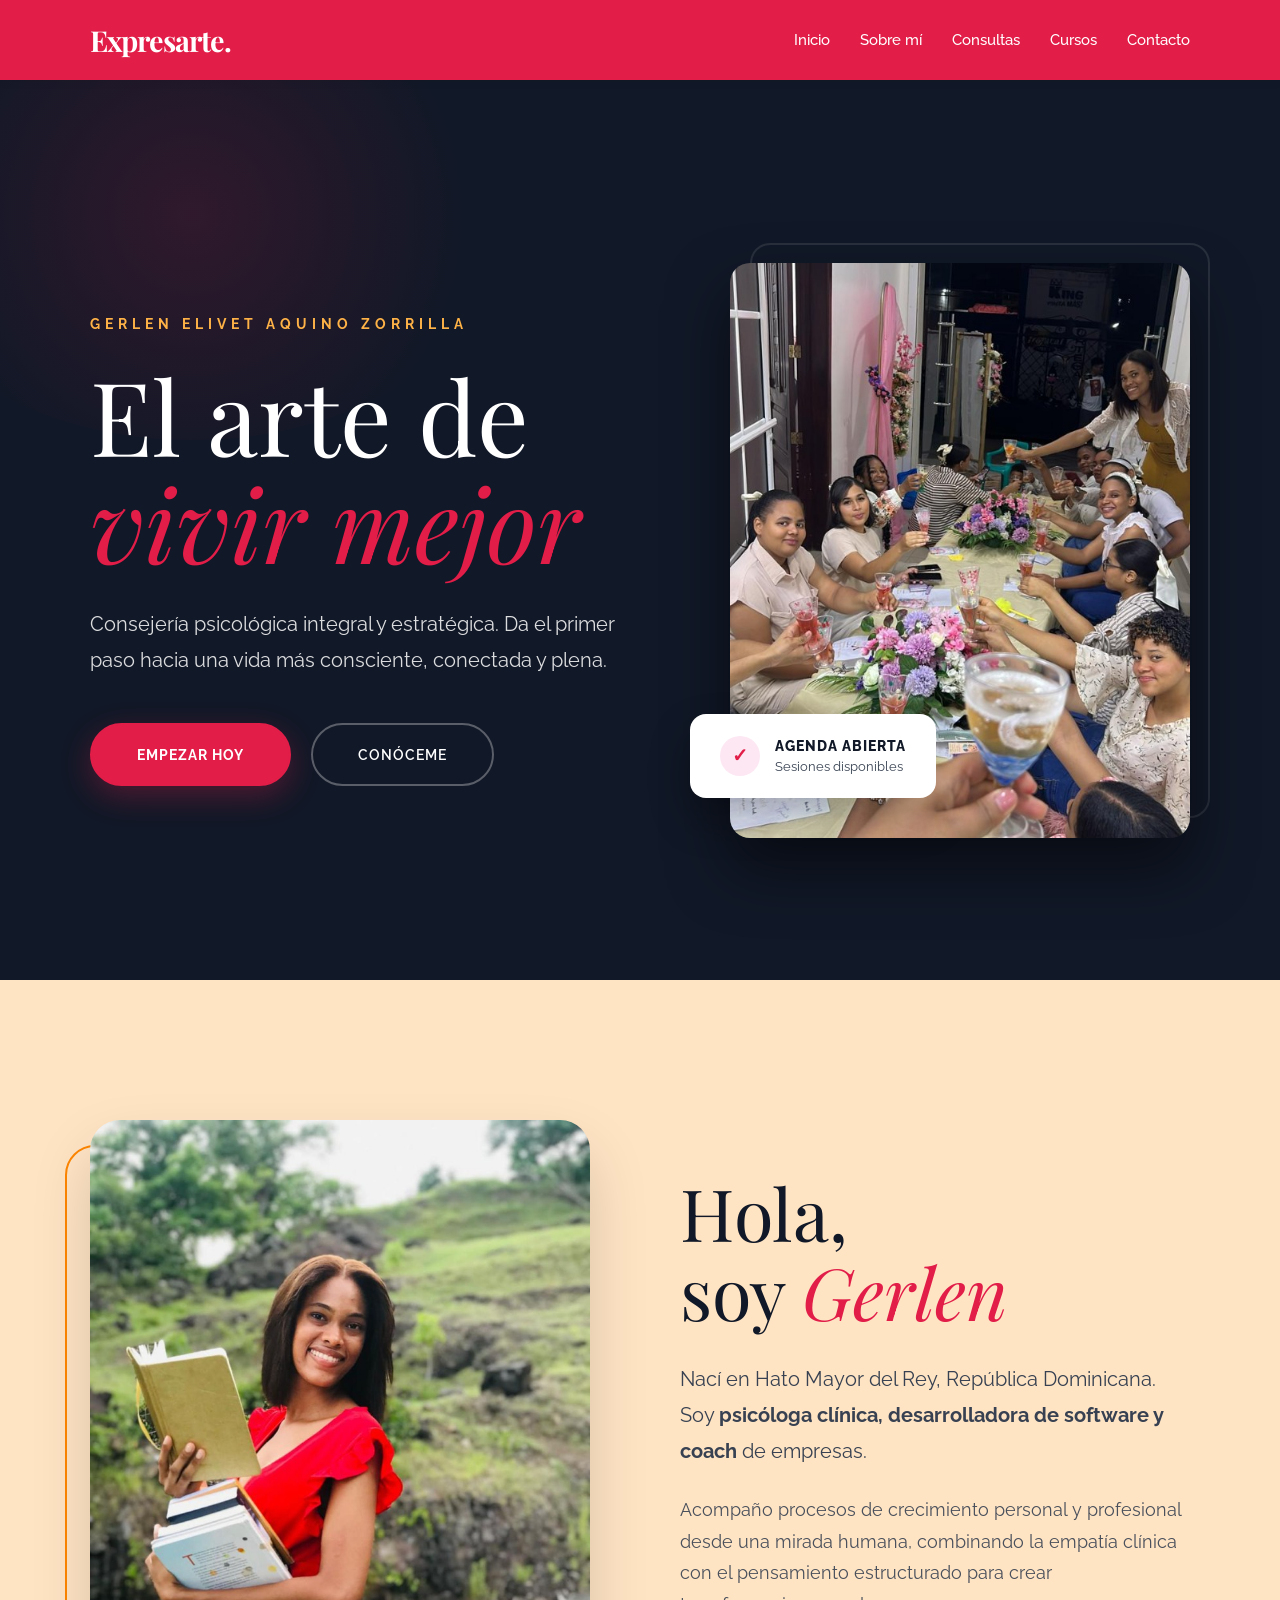
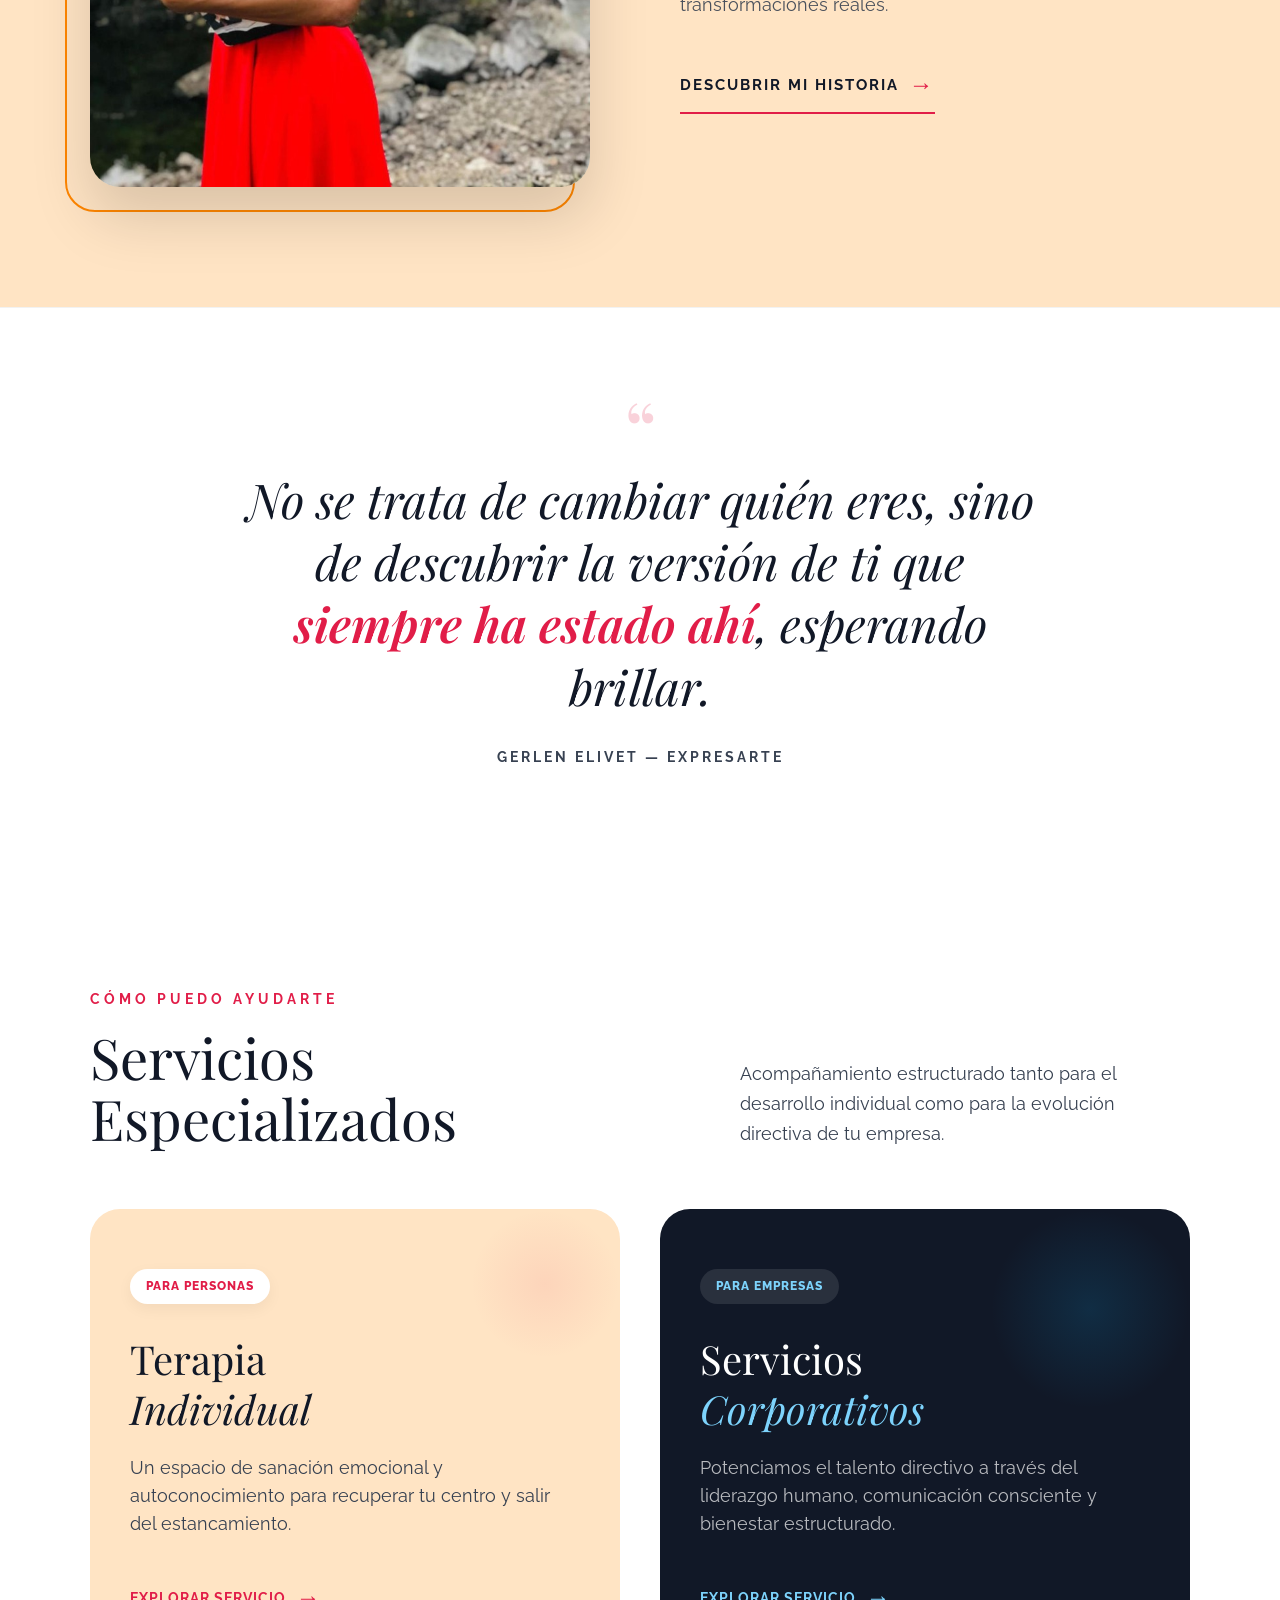
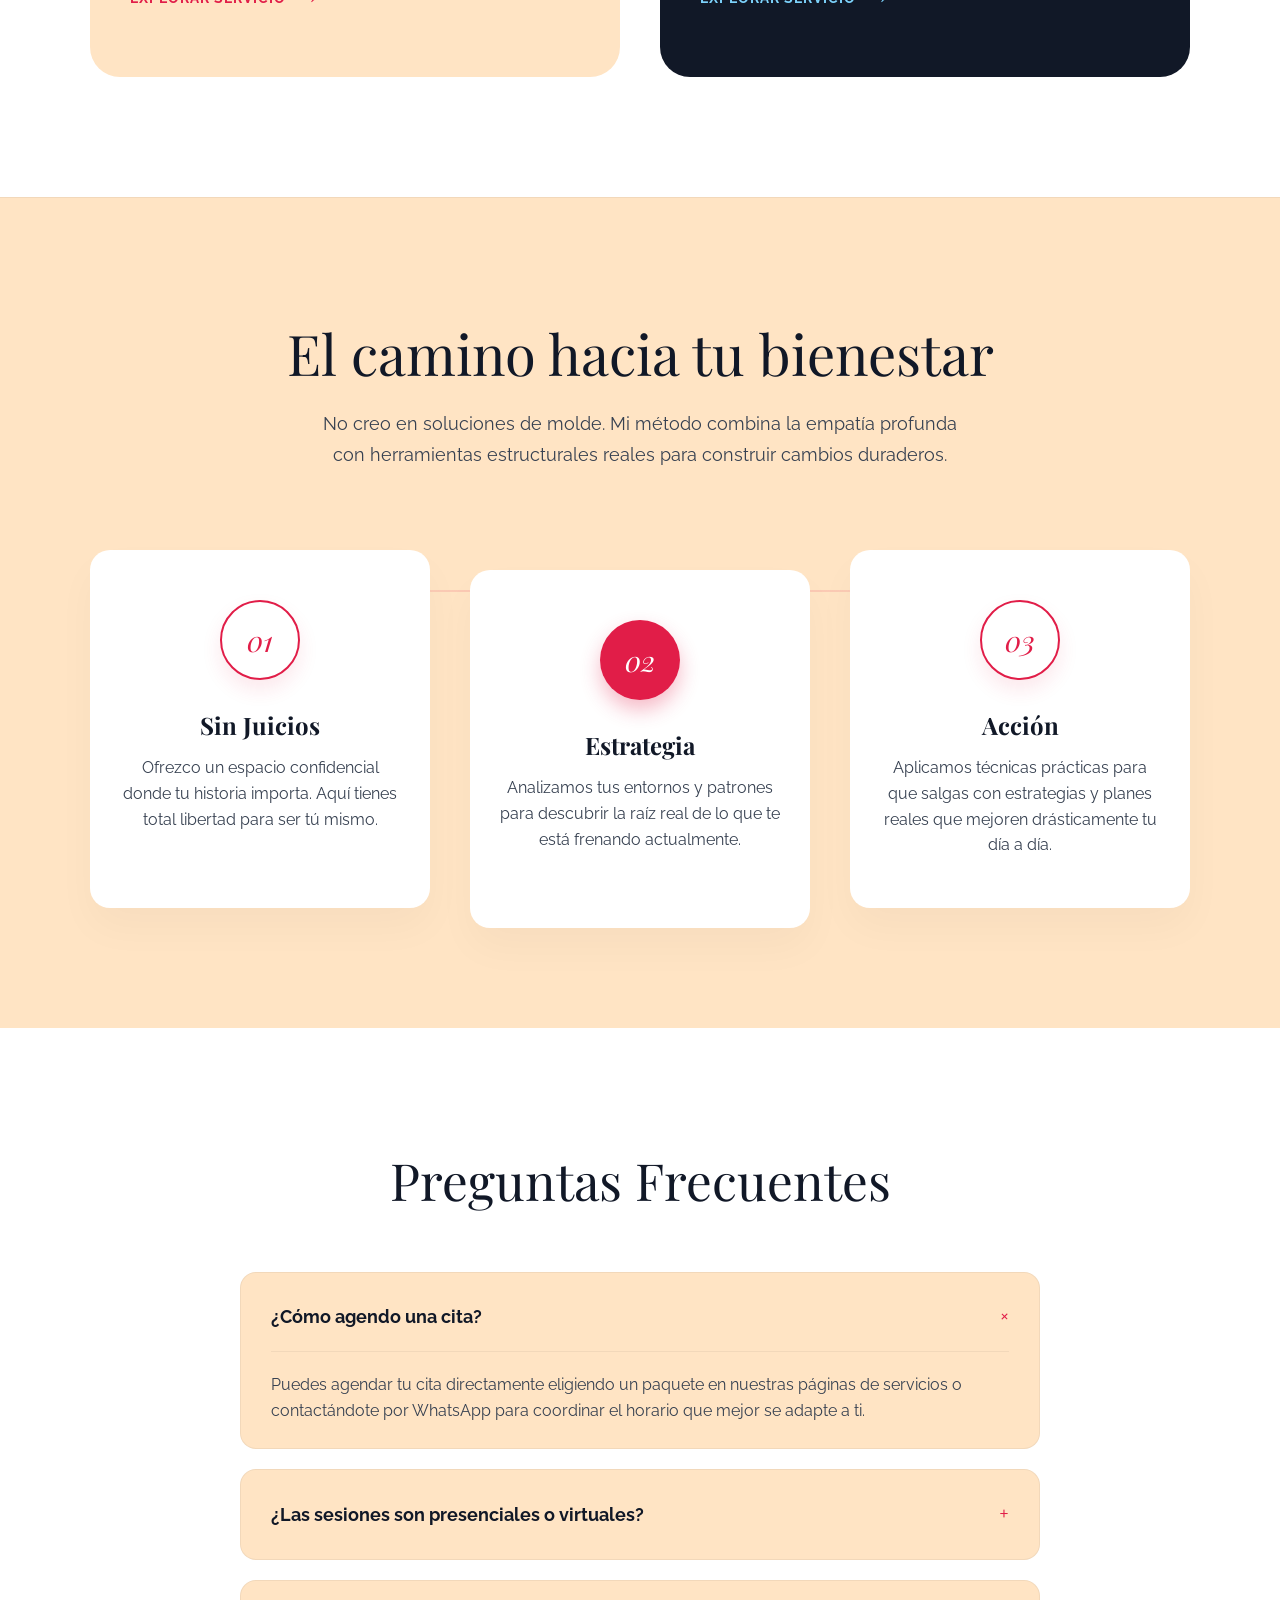
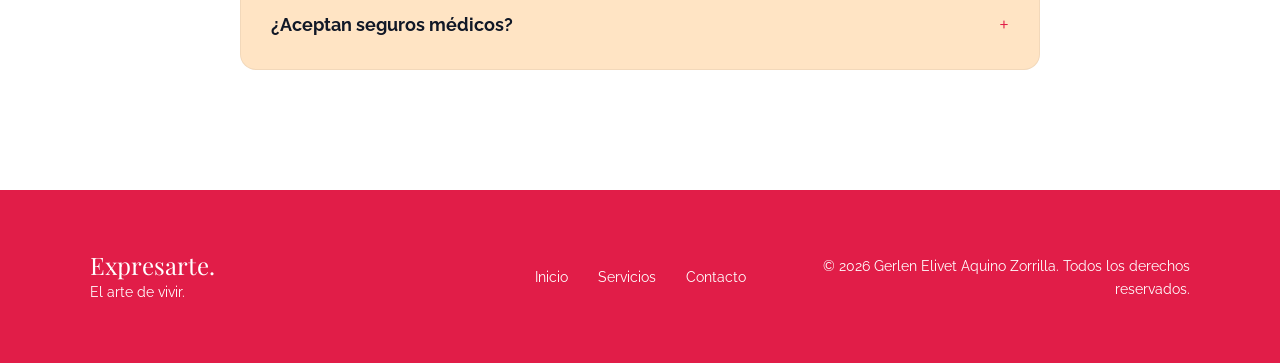
<file: index.html>
<!DOCTYPE html>
<html lang="es">

<head>
    <meta charset="UTF-8">
    <meta http-equiv="X-UA-Compatible" content="IE=edge">
    <meta name="viewport" content="width=device-width, initial-scale=1.0">
    <title>Expresarte | Gerlen Elivet Aquino Zorrilla</title>
    <link rel="shortcut icon" href="./images/favicon.png" type="image/x-icon">
    <link rel="stylesheet" href="./css/normalize.css">
    <link rel="stylesheet" href="./css/estilos.css?v=2.1">

    <meta name="theme-color" content="#E11D48">

    <meta name="title" content="Expresarte - Gerlen Elivet Aquino Zorrilla">
    <meta name="description"
        content="Consejería y apoyo psicológico. Da el primer paso hacia una vida más consciente. Acompañamiento humano e integral.">

    <meta property="og:type" content="website">
    <meta property="og:url" content="https://gerlenelivetaquinoyzorrilla.com">
    <meta property="og:title" content="Expresarte - Gerlen Elivet Aquino Zorrilla">
    <meta property="og:description"
        content="Consejería y apoyo psicológico. Da el primer paso hacia una vida más consciente.">
    <meta property="og:image" content="./images/hero.jpg">

    <!-- Fonts: Playfair Display (Serif) for headings, Raleway (Sans) for body -->
    <link rel="preconnect" href="https://fonts.googleapis.com">
    <link rel="preconnect" href="https://fonts.gstatic.com" crossorigin>
    <link
        href="https://fonts.googleapis.com/css2?family=Playfair+Display:ital,wght@0,400;0,600;0,700;1,400&family=Raleway:wght@300;400;500;600&family=Kaushan+Script&display=swap"
        rel="stylesheet">
</head>

<body>

    <header class="header">
        <nav class="nav container">
            <div class="nav__logo">
                <h2 class="nav__title">Expresarte.</h2>
            </div>

            <ul class="nav__link nav__link--menu">
                <li class="nav__items">
                    <a href="#inicio" class="nav__links">Inicio</a>
                </li>
                <li class="nav__items">
                    <a href="sobre-mi.html" class="nav__links" onclick="window.location.href='sobre-mi.html';">Sobre
                        mí</a>
                </li>
                <li class="nav__items">
                    <a href="consultas.html" class="nav__links"
                        onclick="window.location.href='consultas.html';">Consultas</a>
                </li>
                <li class="nav__items">
                    <a href="cursos.html" class="nav__links" onclick="window.location.href='cursos.html';">Cursos</a>
                </li>

                <li class="nav__items">
                    <a href="contacto.html" class="nav__links">Contacto</a>
                </li>

                <img src="./images/close.svg" class="nav__close" alt="Cerrar menú">
            </ul>

            <div class="nav__menu">
                <img src="./images/menu.svg" class="nav__img" alt="Menú">
            </div>
        </nav>
    </header>

    <!-- SPLIT PREMIUM HERO -->
    <section id="inicio"
        style="background: #111827; min-height: 100vh; display: flex; align-items: center; padding: 120px 0 80px 0; overflow: hidden; position: relative;">
        <!-- Glowing background accents -->
        <div
            style="position: absolute; top: -10%; left: -10%; width: 50%; height: 50%; background: radial-gradient(circle, rgba(225,29,72,0.15) 0%, transparent 70%); border-radius: 50%; pointer-events: none;">
        </div>

        <div class="container"
            style="display: flex; flex-wrap: wrap; align-items: center; gap: 80px; position: relative; z-index: 2;">

            <!-- Left: Typography Focus -->
            <div style="flex: 1 1 500px;">
                <p
                    style="text-transform: uppercase; letter-spacing: 5px; font-size: 0.85rem; font-weight: 700; color: #FFB347; margin-bottom: 25px;">
                    Gerlen Elivet Aquino Zorrilla</p>
                <h1
                    style="font-size: clamp(3.5rem, 8vw, 6.5rem); font-family: var(--font-heading); margin-bottom: 30px; line-height: 1.05; color: white;">
                    El arte de <br><span style="font-style: italic; color: #E11D48;">vivir mejor</span>
                </h1>
                <p
                    style="font-size: 1.25rem; line-height: 1.8; margin-bottom: 45px; color: rgba(255,255,255,0.85); max-width: 550px;">
                    Consejería psicológica integral y estratégica. Da el primer paso hacia una vida más consciente,
                    conectada y plena.
                </p>
                <div style="display: flex; gap: 20px; flex-wrap: wrap;">
                    <a href="consultas.html"
                        style="padding: 18px 45px; background: #E11D48; color: white; border: 2px solid #E11D48; font-weight: 700; letter-spacing: 1px; border-radius: 50px; text-transform: uppercase; font-size: 0.9rem; transition: all 0.3s; box-shadow: 0 10px 30px rgba(225,29,72,0.3);"
                        onmouseover="this.style.transform='translateY(-3px)'; this.style.boxShadow='0 15px 40px rgba(225,29,72,0.4)';"
                        onmouseout="this.style.transform='none'; this.style.boxShadow='0 10px 30px rgba(225,29,72,0.3)';">Empezar
                        hoy</a>

                    <a href="sobre-mi.html"
                        style="padding: 18px 45px; background: transparent; color: white; border: 2px solid rgba(255,255,255,0.3); font-weight: 600; letter-spacing: 1px; border-radius: 50px; text-transform: uppercase; font-size: 0.9rem; transition: all 0.3s;"
                        onmouseover="this.style.background='white'; this.style.color='#111827'; this.style.borderColor='white';"
                        onmouseout="this.style.background='transparent'; this.style.color='white'; this.style.borderColor='rgba(255,255,255,0.3)';">Conóceme</a>
                </div>
            </div>

            <!-- Right: High Quality Image (Not Stretched) -->
            <div style="flex: 1 1 400px; position: relative; display: flex; justify-content: center;">
                <div
                    style="position: absolute; top: -20px; right: -20px; width: 100%; height: 100%; border: 2px solid rgba(255,255,255,0.1); border-radius: 20px; z-index: 1;">
                </div>
                <img src="./images/foto-inicio.jpg" alt="Atmósfera de calma"
                    style="width: 100%; max-width: 500px; border-radius: 20px; position: relative; z-index: 2; box-shadow: 0 30px 60px rgba(0,0,0,0.5); object-fit: cover; aspect-ratio: 4/5;">

                <!-- Decorative element floating -->
                <div style="position: absolute; bottom: 40px; left: -40px; background: white; padding: 20px 30px; border-radius: 16px; z-index: 3; box-shadow: 0 20px 40px rgba(0,0,0,0.3); display: flex; align-items: center; gap: 15px; transform: translateY(0); transition: transform 0.3s;"
                    onmouseover="this.style.transform='translateY(-10px)'"
                    onmouseout="this.style.transform='translateY(0)'">
                    <div
                        style="width: 40px; height: 40px; background: #FCE7F3; border-radius: 50%; display: flex; align-items: center; justify-content: center; color: #E11D48; font-weight: bold; font-size: 1.2rem;">
                        ✓</div>
                    <div>
                        <span
                            style="display: block; font-weight: 800; color: #111827; letter-spacing: 1px; font-size: 0.9rem; text-transform: uppercase;">Agenda
                            Abierta</span>
                        <span style="display: block; color: var(--color-text-secondary); font-size: 0.8rem;">Sesiones
                            disponibles</span>
                    </div>
                </div>
            </div>

        </div>
    </section>

    <main>
        <!-- SOBRE MÍ IMPACTANTE -->
        <section id="sobre-mi"
            style="padding: 120px 0; background: var(--color-bg-sand); position: relative; overflow: hidden;">
            <div class="container" style="display: flex; flex-wrap: wrap; align-items: center; gap: 80px;">
                <!-- Left: Photo with beautiful frame -->
                <div style="flex: 1 1 400px; position: relative; margin-top: 20px;">
                    <div
                        style="position: absolute; top: 25px; left: -25px; width: 100%; height: 100%; border: 2px solid var(--color-accent); border-radius: 30px; z-index: 1;">
                    </div>
                    <img src="./images/foto-sobre-mi.jpg" alt="Gerlen Elivet"
                        style="width: 100%; max-width: 500px; border-radius: 30px; position: relative; z-index: 2; box-shadow: 0 30px 60px rgba(0,0,0,0.15); object-fit: cover; aspect-ratio: 3/4;">
                </div>

                <!-- Right: Content -->
                <div style="flex: 1 1 400px;">
                    <h2
                        style="font-family: var(--font-heading); font-size: clamp(3rem, 6vw, 4.5rem); line-height: 1.1; margin-bottom: 30px; color: #111827;">
                        Hola,<br>soy <span style="color: #E11D48; font-style: italic;">Gerlen</span></h2>
                    <p
                        style="font-size: 1.25rem; line-height: 1.8; color: var(--color-text-secondary); margin-bottom: 25px;">
                        Nací en Hato Mayor del Rey, República Dominicana. Soy <strong>psicóloga clínica, desarrolladora
                            de software y coach</strong> de empresas.
                    </p>
                    <p
                        style="font-size: 1.1rem; line-height: 1.8; color: var(--color-text-secondary); margin-bottom: 45px; opacity: 0.9;">
                        Acompaño procesos de crecimiento personal y profesional desde una mirada humana, combinando la
                        empatía clínica con el pensamiento estructurado para crear transformaciones reales.
                    </p>
                    <a href="sobre-mi.html"
                        style="display: inline-flex; align-items: center; gap: 10px; font-weight: 700; color: #111827; letter-spacing: 2px; text-transform: uppercase; font-size: 0.95rem; padding-bottom: 8px; border-bottom: 2px solid #E11D48; transition: transform 0.3s;"
                        onmouseover="this.style.transform='translateX(8px)'"
                        onmouseout="this.style.transform='none'">Descubrir mi historia <span
                            style="font-size: 1.5rem; color: #E11D48;">&rarr;</span></a>
                </div>
            </div>
        </section>



        <!-- CITA IDENTIDAD -->
        <section
            style="padding: 100px 0; background: white; text-align: center; border-top: 1px solid rgba(0,0,0,0.05);">
            <div class="container" style="max-width: 800px;">
                <div
                    style="font-size: 5rem; color: rgba(225,29,72,0.2); font-family: var(--font-heading); line-height: 0.5; margin-bottom: 20px; text-align: center;">
                    &ldquo;</div>
                <h2
                    style="font-family: var(--font-heading); font-size: clamp(2rem, 4vw, 3rem); color: #111827; line-height: 1.3; margin-bottom: 20px; font-weight: 400; font-style: italic;">
                    No se trata de cambiar quién eres, sino de descubrir la versión de ti que <span
                        style="color: #E11D48; font-weight: 600;">siempre ha estado ahí</span>, esperando brillar.
                </h2>
                <p
                    style="text-transform: uppercase; letter-spacing: 3px; font-size: 0.85rem; font-weight: 700; color: var(--color-text-secondary); margin-top: 30px;">
                    Gerlen Elivet — Expresarte</p>
            </div>
        </section>


        <!-- NUESTROS SERVICIOS BENTO -->
        <section id="servicios" style="padding: 120px 0; background: white;">
            <div class="container">
                <div
                    style="display: flex; flex-wrap: wrap; justify-content: space-between; align-items: flex-end; margin-bottom: 60px; gap: 30px;">
                    <div>
                        <p
                            style="text-transform: uppercase; letter-spacing: 4px; font-size: 0.85rem; font-weight: 700; color: #E11D48; margin-bottom: 15px;">
                            CÓMO PUEDO AYUDARTE</p>
                        <h2
                            style="font-size: clamp(2.5rem, 5vw, 3.5rem); font-family: var(--font-heading); color: #111827; line-height: 1.1; max-width: 500px;">
                            Servicios Especializados</h2>
                    </div>
                    <p
                        style="color: var(--color-text-secondary); font-size: 1.1rem; max-width: 450px; line-height: 1.7;">
                        Acompañamiento estructurado tanto para el desarrollo individual como para la evolución directiva
                        de tu empresa.</p>
                </div>

                <div style="display: grid; grid-template-columns: repeat(auto-fit, minmax(350px, 1fr)); gap: 40px;">
                    <!-- Servicio Individual -->
                    <a href="consulta-individual.html"
                        style="display: block; background: var(--color-bg-sand); border-radius: 30px; padding: 60px 40px; text-decoration: none; color: inherit; transition: all 0.4s; position: relative; overflow: hidden;"
                        onmouseover="this.style.transform='translateY(-10px)'; this.style.boxShadow='0 30px 60px rgba(0,0,0,0.05)';"
                        onmouseout="this.style.transform='none'; this.style.boxShadow='none';">
                        <div
                            style="position: absolute; top: 0; right: 0; width: 150px; height: 150px; background: radial-gradient(circle, rgba(225,29,72,0.08) 0%, transparent 70%); border-radius: 50%;">
                        </div>
                        <span
                            style="background: white; color: #E11D48; padding: 8px 16px; border-radius: 50px; font-size: 0.75rem; font-weight: 800; text-transform: uppercase; letter-spacing: 1px; display: inline-block; margin-bottom: 30px; box-shadow: 0 5px 15px rgba(0,0,0,0.05);">Para
                            personas</span>

                        <h3
                            style="font-family: var(--font-heading); font-size: 2.5rem; color: #111827; margin-bottom: 20px;">
                            Terapia <br><span style="font-style: italic;">Individual</span></h3>
                        <p
                            style="color: var(--color-text-secondary); font-size: 1.1rem; line-height: 1.6; margin-bottom: 40px;">
                            Un espacio de sanación emocional y autoconocimiento para recuperar tu centro y salir del
                            estancamiento.</p>

                        <div
                            style="display: flex; align-items: center; gap: 10px; font-weight: 700; color: #E11D48; text-transform: uppercase; letter-spacing: 1px; font-size: 0.9rem;">
                            Explorar servicio <span style="font-size: 1.5rem;">&rarr;</span></div>
                    </a>

                    <!-- Servicio Empresarial -->
                    <a href="consulta-empresarial.html"
                        style="display: block; background: #111827; border-radius: 30px; padding: 60px 40px; text-decoration: none; color: white; transition: all 0.4s; position: relative; overflow: hidden;"
                        onmouseover="this.style.transform='translateY(-10px)'; this.style.boxShadow='0 30px 60px rgba(17,24,39,0.2)';"
                        onmouseout="this.style.transform='none'; this.style.boxShadow='none';">
                        <div
                            style="position: absolute; top: 0; right: 0; width: 200px; height: 200px; background: radial-gradient(circle, rgba(14,165,233,0.15) 0%, transparent 70%); border-radius: 50%;">
                        </div>
                        <span
                            style="background: rgba(255,255,255,0.1); color: #7DD3FC; padding: 8px 16px; border-radius: 50px; font-size: 0.75rem; font-weight: 800; text-transform: uppercase; letter-spacing: 1px; display: inline-block; margin-bottom: 30px;">Para
                            empresas</span>

                        <h3
                            style="font-family: var(--font-heading); font-size: 2.5rem; color: white; margin-bottom: 20px;">
                            Servicios <br><span style="font-style: italic; color: #7DD3FC;">Corporativos</span></h3>
                        <p
                            style="color: rgba(255,255,255,0.7); font-size: 1.1rem; line-height: 1.6; margin-bottom: 40px;">
                            Potenciamos el talento directivo a través del liderazgo humano, comunicación consciente y
                            bienestar estructurado.</p>

                        <div
                            style="display: flex; align-items: center; gap: 10px; font-weight: 700; color: #7DD3FC; text-transform: uppercase; letter-spacing: 1px; font-size: 0.9rem;">
                            Explorar servicio <span style="font-size: 1.5rem;">&rarr;</span></div>
                    </a>
                </div>
            </div>
        </section>

        <!-- CÓMO TRABAJAMOS VIP -->
        <section id="metodologia"
            style="padding: 120px 0; background: var(--color-bg-sand); position: relative; border-top: 1px solid rgba(0,0,0,0.05);">
            <div class="container">
                <div style="text-align: center; margin-bottom: 80px;">
                    <h2
                        style="font-size: clamp(2.5rem, 5vw, 3.5rem); font-family: var(--font-heading); color: #111827; margin-bottom: 20px;">
                        El camino hacia tu bienestar</h2>
                    <p
                        style="color: var(--color-text-secondary); font-size: 1.15rem; max-width: 650px; margin: 0 auto; line-height: 1.7;">
                        No creo en soluciones de molde. Mi método combina la empatía profunda con herramientas
                        estructurales reales para construir cambios duraderos.</p>
                </div>

                <div
                    style="display: grid; grid-template-columns: repeat(auto-fit, minmax(280px, 1fr)); gap: 40px; position: relative;">
                    <!-- Linea conectora oculta en movil pero visible en escritorio -->
                    <div style="position: absolute; top: 40px; left: 0; width: 100%; height: 2px; background: linear-gradient(90deg, transparent 0%, rgba(225,29,72,0.2) 50%, transparent 100%); z-index: 1;"
                        class="hide-on-mobile"></div>

                    <div
                        style="background: white; border-radius: 20px; padding: 50px 30px; box-shadow: 0 20px 40px rgba(0,0,0,0.03); position: relative; z-index: 2; text-align: center;">
                        <div
                            style="width: 80px; height: 80px; background: white; border: 2px solid #E11D48; border-radius: 50%; display: flex; align-items: center; justify-content: center; font-size: 1.8rem; font-family: var(--font-heading); font-style: italic; color: #E11D48; margin: 0 auto 30px auto; box-shadow: 0 10px 20px rgba(225,29,72,0.1);">
                            01</div>
                        <h3 style="font-size: 1.5rem; color: #111827; margin-bottom: 15px; font-weight: 700;">Sin
                            Juicios</h3>
                        <p style="color: var(--color-text-secondary); line-height: 1.6;">Ofrezco un espacio confidencial
                            donde tu historia importa. Aquí tienes total libertad para ser tú mismo.</p>
                    </div>

                    <div
                        style="background: white; border-radius: 20px; padding: 50px 30px; box-shadow: 0 20px 40px rgba(0,0,0,0.03); position: relative; z-index: 2; text-align: center; transform: translateY(20px);">
                        <div
                            style="width: 80px; height: 80px; background: #E11D48; border: none; border-radius: 50%; display: flex; align-items: center; justify-content: center; font-size: 1.8rem; font-family: var(--font-heading); font-style: italic; color: white; margin: 0 auto 30px auto; box-shadow: 0 10px 20px rgba(225,29,72,0.3);">
                            02</div>
                        <h3 style="font-size: 1.5rem; color: #111827; margin-bottom: 15px; font-weight: 700;">Estrategia
                        </h3>
                        <p style="color: var(--color-text-secondary); line-height: 1.6;">Analizamos tus entornos y
                            patrones para descubrir la raíz real de lo que te está frenando actualmente.</p>
                    </div>

                    <div
                        style="background: white; border-radius: 20px; padding: 50px 30px; box-shadow: 0 20px 40px rgba(0,0,0,0.03); position: relative; z-index: 2; text-align: center;">
                        <div
                            style="width: 80px; height: 80px; background: white; border: 2px solid #E11D48; border-radius: 50%; display: flex; align-items: center; justify-content: center; font-size: 1.8rem; font-family: var(--font-heading); font-style: italic; color: #E11D48; margin: 0 auto 30px auto; box-shadow: 0 10px 20px rgba(225,29,72,0.1);">
                            03</div>
                        <h3 style="font-size: 1.5rem; color: #111827; margin-bottom: 15px; font-weight: 700;">Acción
                        </h3>
                        <p style="color: var(--color-text-secondary); line-height: 1.6;">Aplicamos técnicas prácticas
                            para que salgas con estrategias y planes reales que mejoren drásticamente tu día a día.</p>
                    </div>
                </div>
            </div>
            <style>
                @media (max-width: 768px) {
                    .hide-on-mobile {
                        display: none !important;
                    }
                }
            </style>
        </section>


        <!-- PREGUNTAS FRECUENTES SLEEK -->
        <section class="faq" style="padding: 120px 0; background: white;">
            <div class="container" style="max-width: 800px;">
                <div style="text-align: center; margin-bottom: 60px;">
                    <h2
                        style="font-size: clamp(2.5rem, 4vw, 3.5rem); font-family: var(--font-heading); color: #111827;">
                        Preguntas Frecuentes</h2>
                </div>

                <div style="display: flex; flex-direction: column; gap: 20px;">
                    <details
                        style="background: var(--color-bg-sand); border-radius: 16px; padding: 25px 30px; cursor: pointer; transition: all 0.3s; border: 1px solid rgba(0,0,0,0.05);"
                        open>
                        <summary
                            style="font-weight: 700; color: #111827; font-size: 1.15rem; list-style: none; display: flex; justify-content: space-between; align-items: center;">
                            ¿Cómo agendo una cita?
                            <span style="color: #E11D48; font-size: 1.5rem; font-weight: 300;">+</span>
                        </summary>
                        <div
                            style="padding-top: 20px; color: var(--color-text-secondary); line-height: 1.6; border-top: 1px solid rgba(0,0,0,0.05); margin-top: 15px;">
                            Puedes agendar tu cita directamente eligiendo un paquete en nuestras páginas de servicios o
                            contactándote por WhatsApp para coordinar el horario que mejor se adapte a ti.
                        </div>
                    </details>

                    <details
                        style="background: var(--color-bg-sand); border-radius: 16px; padding: 25px 30px; cursor: pointer; transition: all 0.3s; border: 1px solid rgba(0,0,0,0.05);">
                        <summary
                            style="font-weight: 700; color: #111827; font-size: 1.15rem; list-style: none; display: flex; justify-content: space-between; align-items: center;">
                            ¿Las sesiones son presenciales o virtuales?
                            <span style="color: #E11D48; font-size: 1.5rem; font-weight: 300;">+</span>
                        </summary>
                        <div
                            style="padding-top: 20px; color: var(--color-text-secondary); line-height: 1.6; border-top: 1px solid rgba(0,0,0,0.05); margin-top: 15px;">
                            Actualmente ofrecemos una modalidad virtual altamente efectiva, lo que te permite conectarte
                            desde la seguridad de tu hogar o tu oficina sin perder la cercanía y el profesionalismo en
                            ningún momento.
                        </div>
                    </details>

                    <details
                        style="background: var(--color-bg-sand); border-radius: 16px; padding: 25px 30px; cursor: pointer; transition: all 0.3s; border: 1px solid rgba(0,0,0,0.05);">
                        <summary
                            style="font-weight: 700; color: #111827; font-size: 1.15rem; list-style: none; display: flex; justify-content: space-between; align-items: center;">
                            ¿Aceptan seguros médicos?
                            <span style="color: #E11D48; font-size: 1.5rem; font-weight: 300;">+</span>
                        </summary>
                        <div
                            style="padding-top: 20px; color: var(--color-text-secondary); line-height: 1.6; border-top: 1px solid rgba(0,0,0,0.05); margin-top: 15px;">
                            Por el momento trabajamos con la modalidad de pago directo. Creemos firmemente en brindar
                            una atención premium, hiper-personalizada y flexible, libre de las restricciones que limitan
                            tu proceso clínico.
                        </div>
                    </details>
                </div>
            </div>
            <style>
                details summary::-webkit-details-marker {
                    display: none;
                }

                details[open] summary span {
                    transform: rotate(45deg);
                    display: inline-block;
                    transition: transform 0.3s;
                }
            </style>
        </section>

    </main>

    <footer class="footer">
        <div class="container footer__container">
            <div class="footer__brand">
                <h3 class="footer__logo">Expresarte.</h3>
                <p>El arte de vivir.</p>
            </div>
            <div class="footer__nav">
                <a href="#inicio">Inicio</a>
                <a href="#servicios">Servicios</a>
                <a href="contacto.html">Contacto</a>
            </div>
            <div class="footer__copy">
                <p>&copy; 2026 Gerlen Elivet Aquino Zorrilla. Todos los derechos reservados.</p>
            </div>
        </div>
    </footer>

    <!-- Script -->
    <script src="./js/menu.js"></script>
</body>

</html>
</file>
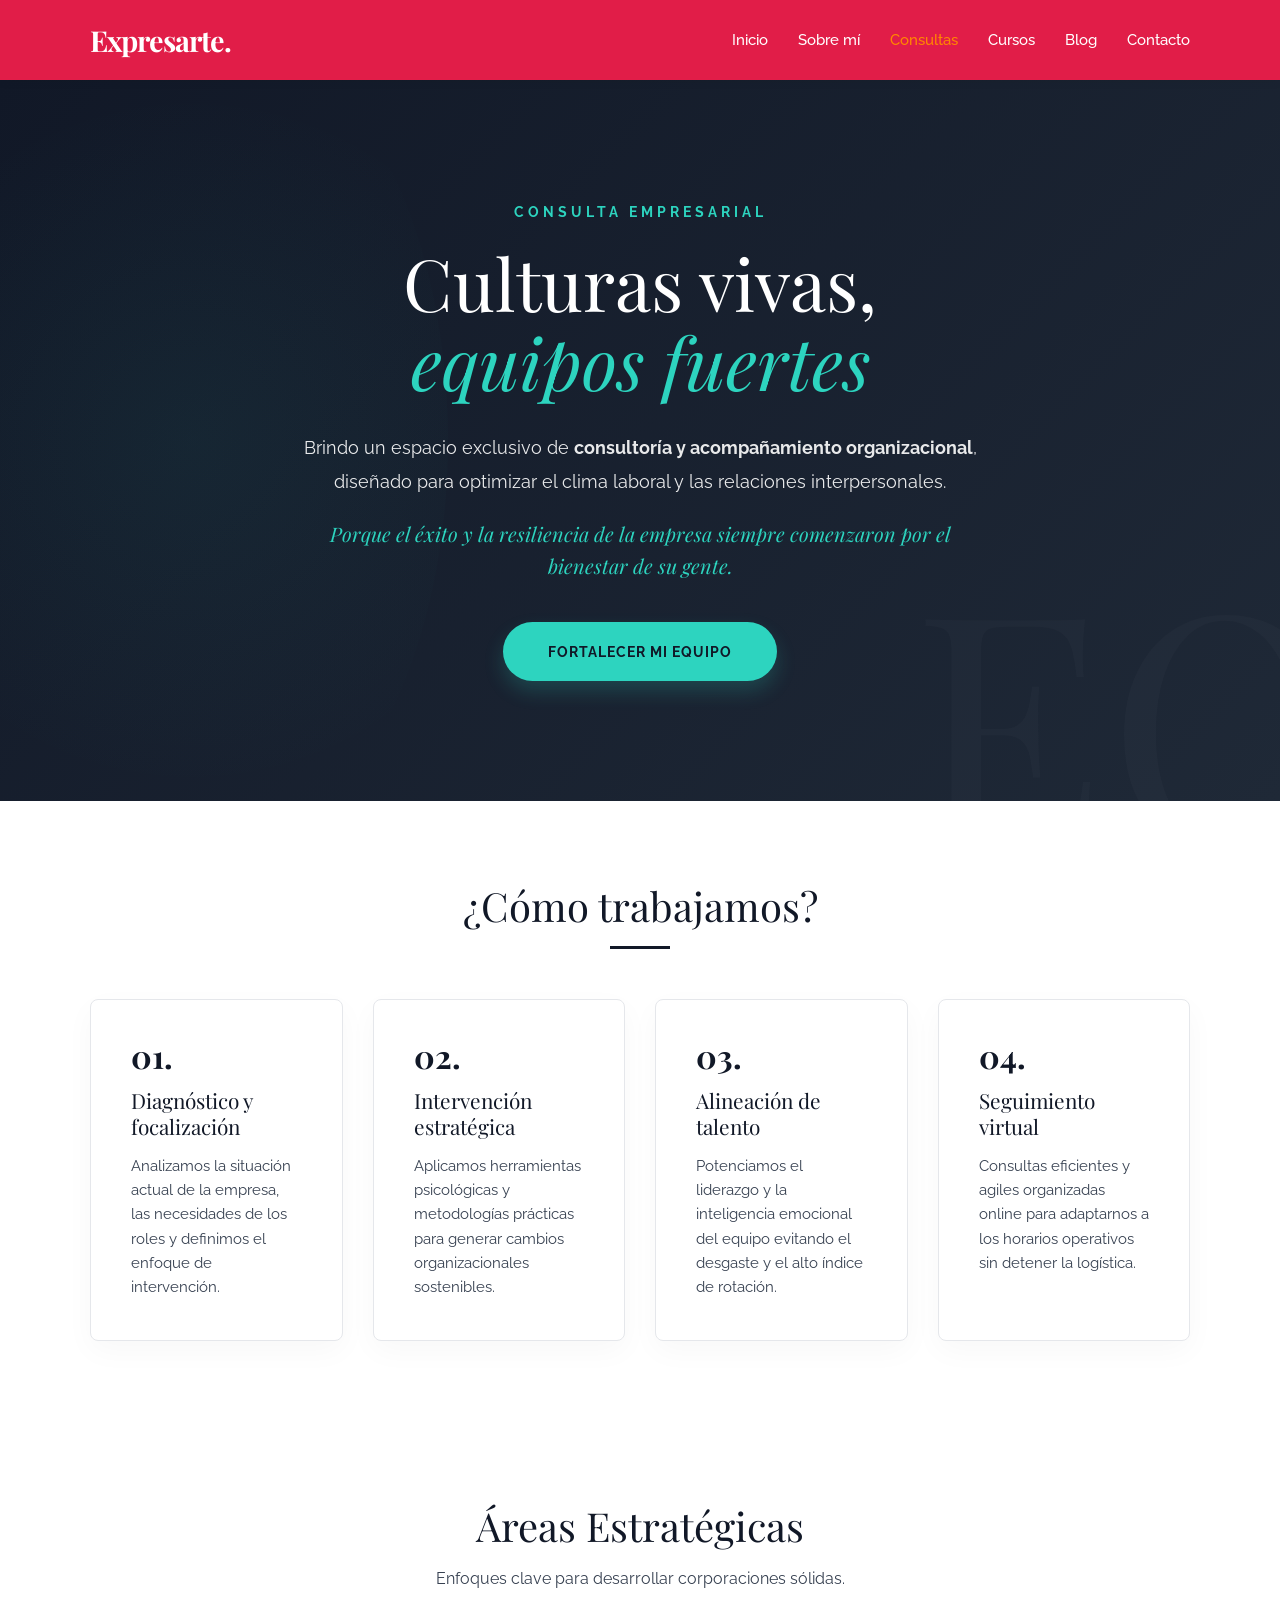
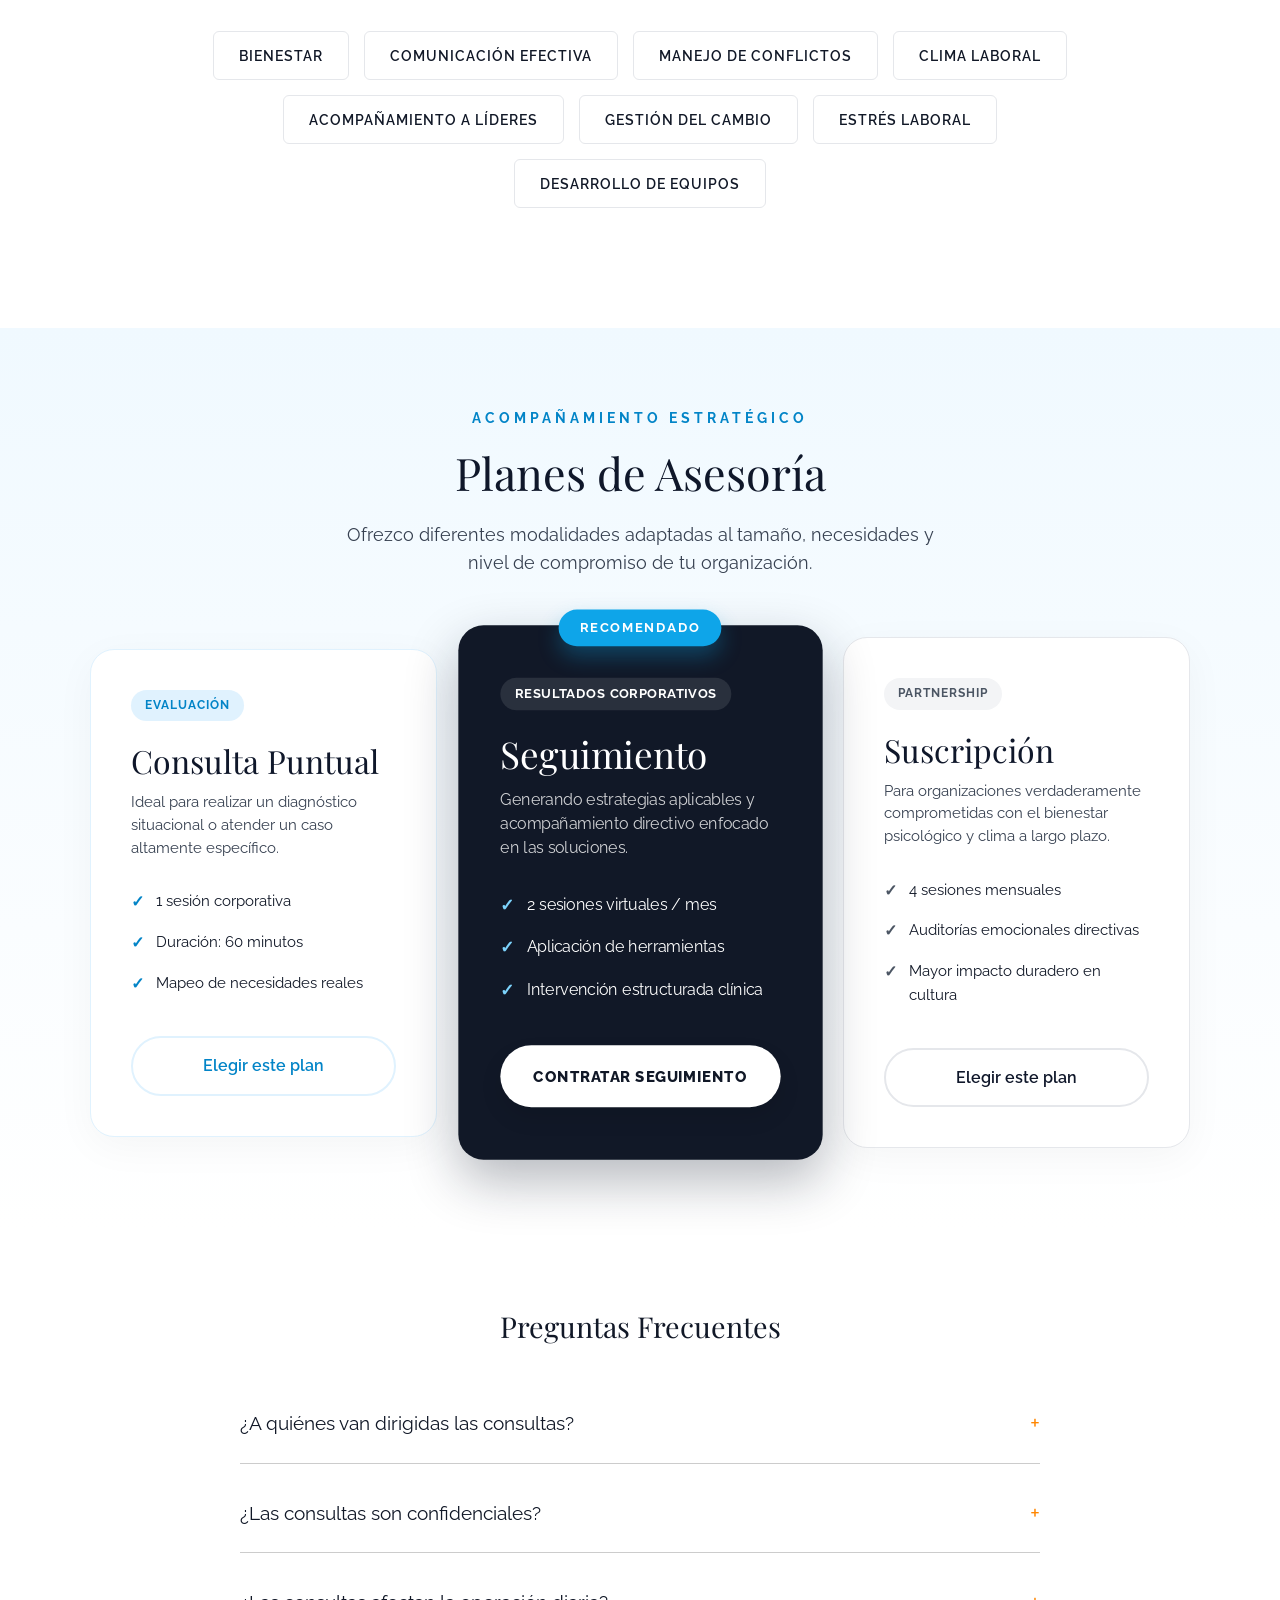
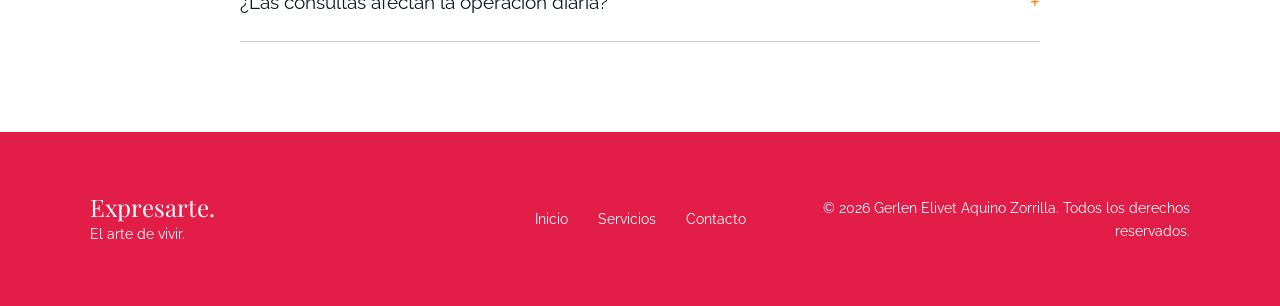
<file: consulta-empresarial.html>
<!DOCTYPE html>
<html lang="es">

<head>
    <meta charset="UTF-8">
    <meta http-equiv="X-UA-Compatible" content="IE=edge">
    <meta name="viewport" content="width=device-width, initial-scale=1.0">
    <title>Consulta Empresarial | Gerlen Elivet Aquino Zorrilla</title>
    <link rel="shortcut icon" href="./images/favicon.png" type="image/x-icon">
    <link rel="stylesheet" href="./css/normalize.css">
    <link rel="stylesheet" href="./css/estilos.css?v=2.1">

    <meta name="theme-color" content="#E11D48">

    <!-- Fonts -->
    <link rel="preconnect" href="https://fonts.googleapis.com">
    <link rel="preconnect" href="https://fonts.gstatic.com" crossorigin>
    <link
        href="https://fonts.googleapis.com/css2?family=Playfair+Display:ital,wght@0,400;0,600;0,700;1,400&family=Raleway:wght@300;400;500;600&family=Kaushan+Script&display=swap"
        rel="stylesheet">
</head>

<body>

    <header class="header">
        <nav class="nav container">
            <div class="nav__logo">
                <h2 class="nav__title">Expresarte.</h2>
            </div>

            <ul class="nav__link nav__link--menu">
                <li class="nav__items">
                    <a href="index.html" class="nav__links">Inicio</a>
                </li>
                <li class="nav__items">
                    <a href="sobre-mi.html" class="nav__links">Sobre mí</a>
                </li>
                <li class="nav__items">
                    <a href="consultas.html" class="nav__links" style="color: var(--color-accent);">Consultas</a>
                </li>
                <li class="nav__items">
                    <a href="cursos.html" class="nav__links">Cursos</a>
                </li>

                <li class="nav__items">
                    <a href="index.html#blog" class="nav__links">Blog</a>
                </li>
                <li class="nav__items">
                    <a href="contacto.html" class="nav__links">Contacto</a>
                </li>

                <img src="./images/close.svg" class="nav__close" alt="Cerrar menú">
            </ul>

            <div class="nav__menu">
                <img src="./images/menu.svg" class="nav__img" alt="Menú">
            </div>
        </nav>
    </header>

    <main>
        <!-- HERO / INTRO -->
        <section style="position: relative; padding: 120px 0; background: linear-gradient(135deg, #111827 0%, #1f2937 100%); color: white; overflow: hidden;">
            <div style="position: absolute; top: -10%; left: -5%; width: 40%; height: 120%; background: radial-gradient(circle, rgba(45,212,191,0.05) 0%, transparent 70%); border-radius: 50%;"></div>
            <div style="position: absolute; bottom: -10%; right: -5%; font-family: var(--font-heading); font-size: 20rem; color: rgba(255,255,255,0.02); line-height: 1; pointer-events: none;">EQ</div>
            
            <div class="container center-text" style="position: relative; z-index: 2;">
                <p style="text-transform: uppercase; letter-spacing: 4px; font-size: 0.9rem; font-weight: 700; color: #2DD4BF; margin-bottom: 20px;">CONSULTA EMPRESARIAL</p>
                <h1 style="font-size: clamp(3rem, 6vw, 4.5rem); font-family: var(--font-heading); margin-bottom: 30px; line-height: 1.1; color: white;">Culturas vivas,<br><span style="font-style: italic; color: #2DD4BF;">equipos fuertes</span></h1>
                <div style="max-width: 700px; margin: 0 auto;">
                    <p style="font-size: 1.15rem; line-height: 1.8; margin-bottom: 20px; opacity: 0.9;">
                        Brindo un espacio exclusivo de <strong>consultoría y acompañamiento organizacional</strong>, diseñado para optimizar el clima laboral y las relaciones interpersonales.
                    </p>
                    <p style="font-size: 1.25rem; font-family: var(--font-heading); font-style: italic; margin-bottom: 40px; color: #2DD4BF;">
                        Porque el éxito y la resiliencia de la empresa siempre comenzaron por el bienestar de su gente.
                    </p>
                    <div>
                        <a href="#paquetes" style="display: inline-block; padding: 18px 45px; background: #2DD4BF; color: #111827; font-weight: 700; letter-spacing: 1px; border-radius: 50px; text-transform: uppercase; font-size: 0.9rem; box-shadow: 0 10px 20px rgba(45,212,191,0.2); transition: transform 0.3s;" onmouseover="this.style.transform='translateY(-3px)'" onmouseout="this.style.transform='none'">Fortalecer mi equipo</a>
                    </div>
                </div>
            </div>
        </section>

        <!-- METHODOLOGY -->
        <section class="section-spacing bg-white" style="position: relative;">
            <div class="container">
                <div class="center-text mb-medium">
                    <h2 style="font-size: 2.5rem; font-family: var(--font-heading); margin-bottom: 15px;">¿Cómo trabajamos?</h2>
                    <div style="width: 60px; height: 3px; background: #111827; margin: 0 auto;"></div>
                </div>

                <div style="display: grid; grid-template-columns: repeat(auto-fit, minmax(250px, 1fr)); gap: 30px; margin-top: 50px;">
                    <div style="padding: 40px; background: white; border: 1px solid #E5E7EB; border-radius: 8px; box-shadow: 0 10px 30px rgba(0,0,0,0.03); transition: transform 0.3s, border-color 0.3s;" onmouseover="this.style.transform='translateY(-5px)'; this.style.borderColor='#111827';" onmouseout="this.style.transform='none'; this.style.borderColor='#E5E7EB';">
                        <span style="font-family: var(--font-heading); font-size: 2rem; color: #111827; font-weight: 700; line-height: 1; display: block; margin-bottom: 15px;">01.</span>
                        <h3 style="font-size: 1.3rem; font-family: var(--font-heading); margin-bottom: 15px;">Diagnóstico y focalización</h3>
                        <p style="color: var(--color-text-secondary); line-height: 1.6; font-size: 0.95rem;">Analizamos la situación actual de la empresa, las necesidades de los roles y definimos el enfoque de intervención.</p>
                    </div>
                    <div style="padding: 40px; background: white; border: 1px solid #E5E7EB; border-radius: 8px; box-shadow: 0 10px 30px rgba(0,0,0,0.03); transition: transform 0.3s, border-color 0.3s;" onmouseover="this.style.transform='translateY(-5px)'; this.style.borderColor='#111827';" onmouseout="this.style.transform='none'; this.style.borderColor='#E5E7EB';">
                        <span style="font-family: var(--font-heading); font-size: 2rem; color: #111827; font-weight: 700; line-height: 1; display: block; margin-bottom: 15px;">02.</span>
                        <h3 style="font-size: 1.3rem; font-family: var(--font-heading); margin-bottom: 15px;">Intervención estratégica</h3>
                        <p style="color: var(--color-text-secondary); line-height: 1.6; font-size: 0.95rem;">Aplicamos herramientas psicológicas y metodologías prácticas para generar cambios organizacionales sostenibles.</p>
                    </div>
                    <div style="padding: 40px; background: white; border: 1px solid #E5E7EB; border-radius: 8px; box-shadow: 0 10px 30px rgba(0,0,0,0.03); transition: transform 0.3s, border-color 0.3s;" onmouseover="this.style.transform='translateY(-5px)'; this.style.borderColor='#111827';" onmouseout="this.style.transform='none'; this.style.borderColor='#E5E7EB';">
                        <span style="font-family: var(--font-heading); font-size: 2rem; color: #111827; font-weight: 700; line-height: 1; display: block; margin-bottom: 15px;">03.</span>
                        <h3 style="font-size: 1.3rem; font-family: var(--font-heading); margin-bottom: 15px;">Alineación de talento</h3>
                        <p style="color: var(--color-text-secondary); line-height: 1.6; font-size: 0.95rem;">Potenciamos el liderazgo y la inteligencia emocional del equipo evitando el desgaste y el alto índice de rotación.</p>
                    </div>
                    <div style="padding: 40px; background: white; border: 1px solid #E5E7EB; border-radius: 8px; box-shadow: 0 10px 30px rgba(0,0,0,0.03); transition: transform 0.3s, border-color 0.3s;" onmouseover="this.style.transform='translateY(-5px)'; this.style.borderColor='#111827';" onmouseout="this.style.transform='none'; this.style.borderColor='#E5E7EB';">
                        <span style="font-family: var(--font-heading); font-size: 2rem; color: #111827; font-weight: 700; line-height: 1; display: block; margin-bottom: 15px;">04.</span>
                        <h3 style="font-size: 1.3rem; font-family: var(--font-heading); margin-bottom: 15px;">Seguimiento virtual</h3>
                        <p style="color: var(--color-text-secondary); line-height: 1.6; font-size: 0.95rem;">Consultas eficientes y agiles organizadas online para adaptarnos a los horarios operativos sin detener la logística.</p>
                    </div>
                </div>
            </div>
        </section>

        <!-- AREAS OF WORK -->
        <section class="section-spacing bg-white">
            <div class="container">
                <div class="center-text mb-medium">
                    <h2 style="font-size: 2.5rem; font-family: var(--font-heading); margin-bottom: 15px;">Áreas Estratégicas</h2>
                    <p style="color: var(--color-text-secondary);">Enfoques clave para desarrollar corporaciones sólidas.</p>
                </div>

                <div style="display: flex; flex-wrap: wrap; gap: 15px; justify-content: center; max-width: 900px; margin: 40px auto;">
                    <div style="background: white; padding: 12px 25px; border: 1px solid #E5E7EB; border-radius: 6px; font-weight: 600; color: #111827; font-size: 0.9rem; letter-spacing: 1px; text-transform: uppercase;">Bienestar</div>
                    <div style="background: white; padding: 12px 25px; border: 1px solid #E5E7EB; border-radius: 6px; font-weight: 600; color: #111827; font-size: 0.9rem; letter-spacing: 1px; text-transform: uppercase;">Comunicación Efectiva</div>
                    <div style="background: white; padding: 12px 25px; border: 1px solid #E5E7EB; border-radius: 6px; font-weight: 600; color: #111827; font-size: 0.9rem; letter-spacing: 1px; text-transform: uppercase;">Manejo de Conflictos</div>
                    <div style="background: white; padding: 12px 25px; border: 1px solid #E5E7EB; border-radius: 6px; font-weight: 600; color: #111827; font-size: 0.9rem; letter-spacing: 1px; text-transform: uppercase;">Clima Laboral</div>
                    <div style="background: white; padding: 12px 25px; border: 1px solid #E5E7EB; border-radius: 6px; font-weight: 600; color: #111827; font-size: 0.9rem; letter-spacing: 1px; text-transform: uppercase;">Acompañamiento a Líderes</div>
                    <div style="background: white; padding: 12px 25px; border: 1px solid #E5E7EB; border-radius: 6px; font-weight: 600; color: #111827; font-size: 0.9rem; letter-spacing: 1px; text-transform: uppercase;">Gestión del Cambio</div>
                    <div style="background: white; padding: 12px 25px; border: 1px solid #E5E7EB; border-radius: 6px; font-weight: 600; color: #111827; font-size: 0.9rem; letter-spacing: 1px; text-transform: uppercase;">Estrés Laboral</div>
                    <div style="background: white; padding: 12px 25px; border: 1px solid #E5E7EB; border-radius: 6px; font-weight: 600; color: #111827; font-size: 0.9rem; letter-spacing: 1px; text-transform: uppercase;">Desarrollo de Equipos</div>
                </div>
            </div>
        </section>

        <!-- PACKAGES / PRICING -->
        <!-- PACKAGES / PRICING -->
        <section class="section-spacing" id="paquetes" style="background: linear-gradient(to bottom, #F0F9FF 0%, white 100%); position: relative;">
            <div class="container">
                <div class="center-text mb-medium">
                    <p style="text-transform: uppercase; letter-spacing: 4px; font-size: 0.85rem; font-weight: 700; color: #0284C7; margin-bottom: 15px;">ACOMPAÑAMIENTO ESTRATÉGICO</p>
                    <h2 style="font-size: 2.8rem; font-family: var(--font-heading); margin-bottom: 20px; color: #0F172A;">Planes de Asesoría</h2>
                    <p style="color: var(--color-text-secondary); max-width: 600px; margin: 0 auto; font-size: 1.1rem; line-height: 1.6;">Ofrezco diferentes modalidades adaptadas al tamaño, necesidades y nivel de compromiso de tu organización.</p>
                </div>

                <div style="display: grid; grid-template-columns: repeat(auto-fit, minmax(300px, 1fr)); gap: 30px; margin-top: 60px; max-width: 1100px; margin-left: auto; margin-right: auto; align-items: center;">
                    <!-- Pack 1 -->
                    <div style="background: white; border: 1px solid #E0F2FE; border-radius: 24px; padding: 40px; box-shadow: 0 10px 40px rgba(0,0,0,0.04); transition: transform 0.3s; position: relative;" onmouseover="this.style.transform='translateY(-8px)'" onmouseout="this.style.transform='none'">
                        <span style="background: #E0F2FE; color: #0284C7; padding: 6px 14px; border-radius: 50px; font-size: 0.75rem; font-weight: 700; text-transform: uppercase; letter-spacing: 1px; margin-bottom: 20px; display: inline-block;">Evaluación</span>
                        <h3 style="font-family: var(--font-heading); font-size: 2rem; color: #0F172A; margin-bottom: 10px;">Consulta Puntual</h3>
                        <p style="color: var(--color-text-secondary); font-size: 0.95rem; line-height: 1.5; margin-bottom: 30px; min-height: 45px;">Ideal para realizar un diagnóstico situacional o atender un caso altamente específico.</p>
                        
                        <ul style="list-style: none; padding: 0; margin: 0 0 40px 0;">
                            <li style="display: flex; align-items: flex-start; gap: 12px; margin-bottom: 15px;">
                                <span style="color: #0284C7; font-weight: bold; flex-shrink: 0;">✓</span>
                                <span style="color: var(--color-text-primary); font-size: 0.95rem;">1 sesión corporativa</span>
                            </li>
                            <li style="display: flex; align-items: flex-start; gap: 12px; margin-bottom: 15px;">
                                <span style="color: #0284C7; font-weight: bold; flex-shrink: 0;">✓</span>
                                <span style="color: var(--color-text-primary); font-size: 0.95rem;">Duración: 60 minutos</span>
                            </li>
                            <li style="display: flex; align-items: flex-start; gap: 12px; margin-bottom: 15px;">
                                <span style="color: #0284C7; font-weight: bold; flex-shrink: 0;">✓</span>
                                <span style="color: var(--color-text-primary); font-size: 0.95rem;">Mapeo de necesidades reales</span>
                            </li>
                        </ul>
                        
                        <a href="https://wa.me/18292966137?text=Hola,%20me%20interesa%20la%20Consulta%20Empresarial%20Puntual" target="_blank" style="display: block; text-align: center; width: 100%; padding: 15px; background: white; color: #0284C7; font-weight: 600; border: 2px solid #E0F2FE; border-radius: 50px; transition: all 0.3s;" onmouseover="this.style.background='#E0F2FE'" onmouseout="this.style.background='white'">Elegir este plan</a>
                    </div>

                    <!-- Pack 2 (Destacado) -->
                    <div style="background: #111827; border: none; border-radius: 24px; padding: 50px 40px; box-shadow: 0 20px 50px rgba(17,24,39,0.3); position: relative; z-index: 2; transform: scale(1.05); transition: transform 0.4s;" onmouseover="if(window.innerWidth > 800) this.style.transform='scale(1.08)'" onmouseout="if(window.innerWidth > 800) this.style.transform='scale(1.05)'">
                        <div style="position: absolute; top: -15px; left: 50%; transform: translateX(-50%); background: #0EA5E9; color: white; padding: 8px 20px; border-radius: 50px; font-size: 0.75rem; font-weight: 700; text-transform: uppercase; letter-spacing: 2px; box-shadow: 0 10px 20px rgba(14,165,233,0.3);">Recomendado</div>
                        
                        <span style="background: rgba(255,255,255,0.1); color: #FFF; padding: 6px 14px; border-radius: 50px; font-size: 0.75rem; font-weight: 700; text-transform: uppercase; letter-spacing: 1px; margin-bottom: 20px; display: inline-block;">Resultados corporativos</span>
                        <h3 style="font-family: var(--font-heading); font-size: 2.2rem; color: white; margin-bottom: 10px;">Seguimiento</h3>
                        <p style="color: rgba(255,255,255,0.8); font-size: 0.95rem; line-height: 1.5; margin-bottom: 30px; min-height: 45px;">Generando estrategias aplicables y acompañamiento directivo enfocado en las soluciones.</p>
                        
                        <ul style="list-style: none; padding: 0; margin: 0 0 40px 0;">
                            <li style="display: flex; align-items: flex-start; gap: 12px; margin-bottom: 15px;">
                                <span style="color: #7DD3FC; font-weight: bold; flex-shrink: 0;">✓</span>
                                <span style="color: white; font-size: 0.95rem;">2 sesiones virtuales / mes</span>
                            </li>
                            <li style="display: flex; align-items: flex-start; gap: 12px; margin-bottom: 15px;">
                                <span style="color: #7DD3FC; font-weight: bold; flex-shrink: 0;">✓</span>
                                <span style="color: white; font-size: 0.95rem;">Aplicación de herramientas</span>
                            </li>
                            <li style="display: flex; align-items: flex-start; gap: 12px; margin-bottom: 15px;">
                                <span style="color: #7DD3FC; font-weight: bold; flex-shrink: 0;">✓</span>
                                <span style="color: white; font-size: 0.95rem;">Intervención estructurada clínica</span>
                            </li>
                        </ul>
                        
                        <a href="https://wa.me/18292966137?text=Hola,%20me%20interesa%20el%20Paquete%20de%20Seguimiento%20Empresarial" target="_blank" style="display: block; text-align: center; width: 100%; padding: 18px; background: white; color: #111827; font-weight: 800; border: none; border-radius: 50px; text-transform: uppercase; letter-spacing: 1px; font-size: 0.9rem; transition: all 0.3s; box-shadow: 0 10px 20px rgba(0,0,0,0.1);" onmouseover="this.style.transform='translateY(-3px)'; this.style.boxShadow='0 15px 30px rgba(0,0,0,0.2)';" onmouseout="this.style.transform='none'; this.style.boxShadow='0 10px 20px rgba(0,0,0,0.1)';">Contratar seguimiento</a>
                    </div>

                    <!-- Pack 3 -->
                    <div style="background: white; border: 1px solid #E5E7EB; border-radius: 24px; padding: 40px; box-shadow: 0 10px 40px rgba(0,0,0,0.04); transition: transform 0.3s; position: relative;" onmouseover="this.style.transform='translateY(-8px)'" onmouseout="this.style.transform='none'">
                        <span style="background: #F3F4F6; color: #4B5563; padding: 6px 14px; border-radius: 50px; font-size: 0.75rem; font-weight: 700; text-transform: uppercase; letter-spacing: 1px; margin-bottom: 20px; display: inline-block;">Partnership</span>
                        <h3 style="font-family: var(--font-heading); font-size: 2rem; color: #0F172A; margin-bottom: 10px;">Suscripción</h3>
                        <p style="color: var(--color-text-secondary); font-size: 0.95rem; line-height: 1.5; margin-bottom: 30px; min-height: 45px;">Para organizaciones verdaderamente comprometidas con el bienestar psicológico y clima a largo plazo.</p>
                        
                        <ul style="list-style: none; padding: 0; margin: 0 0 40px 0;">
                            <li style="display: flex; align-items: flex-start; gap: 12px; margin-bottom: 15px;">
                                <span style="color: #4B5563; font-weight: bold; flex-shrink: 0;">✓</span>
                                <span style="color: var(--color-text-primary); font-size: 0.95rem;">4 sesiones mensuales</span>
                            </li>
                            <li style="display: flex; align-items: flex-start; gap: 12px; margin-bottom: 15px;">
                                <span style="color: #4B5563; font-weight: bold; flex-shrink: 0;">✓</span>
                                <span style="color: var(--color-text-primary); font-size: 0.95rem;">Auditorías emocionales directivas</span>
                            </li>
                            <li style="display: flex; align-items: flex-start; gap: 12px; margin-bottom: 15px;">
                                <span style="color: #4B5563; font-weight: bold; flex-shrink: 0;">✓</span>
                                <span style="color: var(--color-text-primary); font-size: 0.95rem;">Mayor impacto duradero en cultura</span>
                            </li>
                        </ul>
                        
                        <a href="https://wa.me/18292966137?text=Hola,%20me%20interesa%20la%20Suscripción%20Empresarial" target="_blank" style="display: block; text-align: center; width: 100%; padding: 15px; background: white; color: #0F172A; font-weight: 600; border: 2px solid #E5E7EB; border-radius: 50px; transition: all 0.3s;" onmouseover="this.style.background='#F3F4F6'" onmouseout="this.style.background='white'">Elegir este plan</a>
                    </div>
                </div>
            </div>
        </section>

        <!-- FAQ -->
        <section class="section-spacing bg-white">
            <div class="container center-text">
                <h2 class="subtitle mb-medium">Preguntas Frecuentes</h2>

                <div class="faq__wrapper" style="text-align: left;">
                    <div class="faq__item">
                        <div class="faq__question">
                            <h3>¿A quiénes van dirigidas las consultas?</h3>
                            <span class="faq__icon">+</span>
                        </div>
                        <div class="faq__answer">
                            <p>A líderes, gerentes, equipos de trabajo y organizaciones que desean fortalecer su cultura
                                interna y su bienestar.</p>
                        </div>
                    </div>
                    <div class="faq__item">
                        <div class="faq__question">
                            <h3>¿Las consultas son confidenciales?</h3>
                            <span class="faq__icon">+</span>
                        </div>
                        <div class="faq__answer">
                            <p>Sí. Toda la información es tratada bajo estricto secreto profesional y acuerdos de
                                confidencialidad.</p>
                        </div>
                    </div>
                    <div class="faq__item">
                        <div class="faq__question">
                            <h3>¿Las consultas afectan la operación diaria?</h3>
                            <span class="faq__icon">+</span>
                        </div>
                        <div class="faq__answer">
                            <p>No. La modalidad virtual permite flexibilidad y adaptación a los horarios de la empresa
                                sin interrumpir el flujo de trabajo.</p>
                        </div>
                    </div>
                </div>
            </div>
        </section>

    </main>

    <footer class="footer">
        <div class="container footer__container">
            <div class="footer__brand">
                <h3 class="footer__logo">Expresarte.</h3>
                <p>El arte de vivir.</p>
            </div>
            <div class="footer__nav">
                <a href="index.html">Inicio</a>
                <a href="index.html#servicios">Servicios</a>
                <a href="contacto.html">Contacto</a>
            </div>
            <div class="footer__copy">
                <p>&copy; 2026 Gerlen Elivet Aquino Zorrilla. Todos los derechos reservados.</p>
            </div>
        </div>
    </footer>

    <!-- Scripts -->
    <script src="./js/menu.js"></script>
    <script src="./js/questions.js"></script>
</body>

</html>
</file>
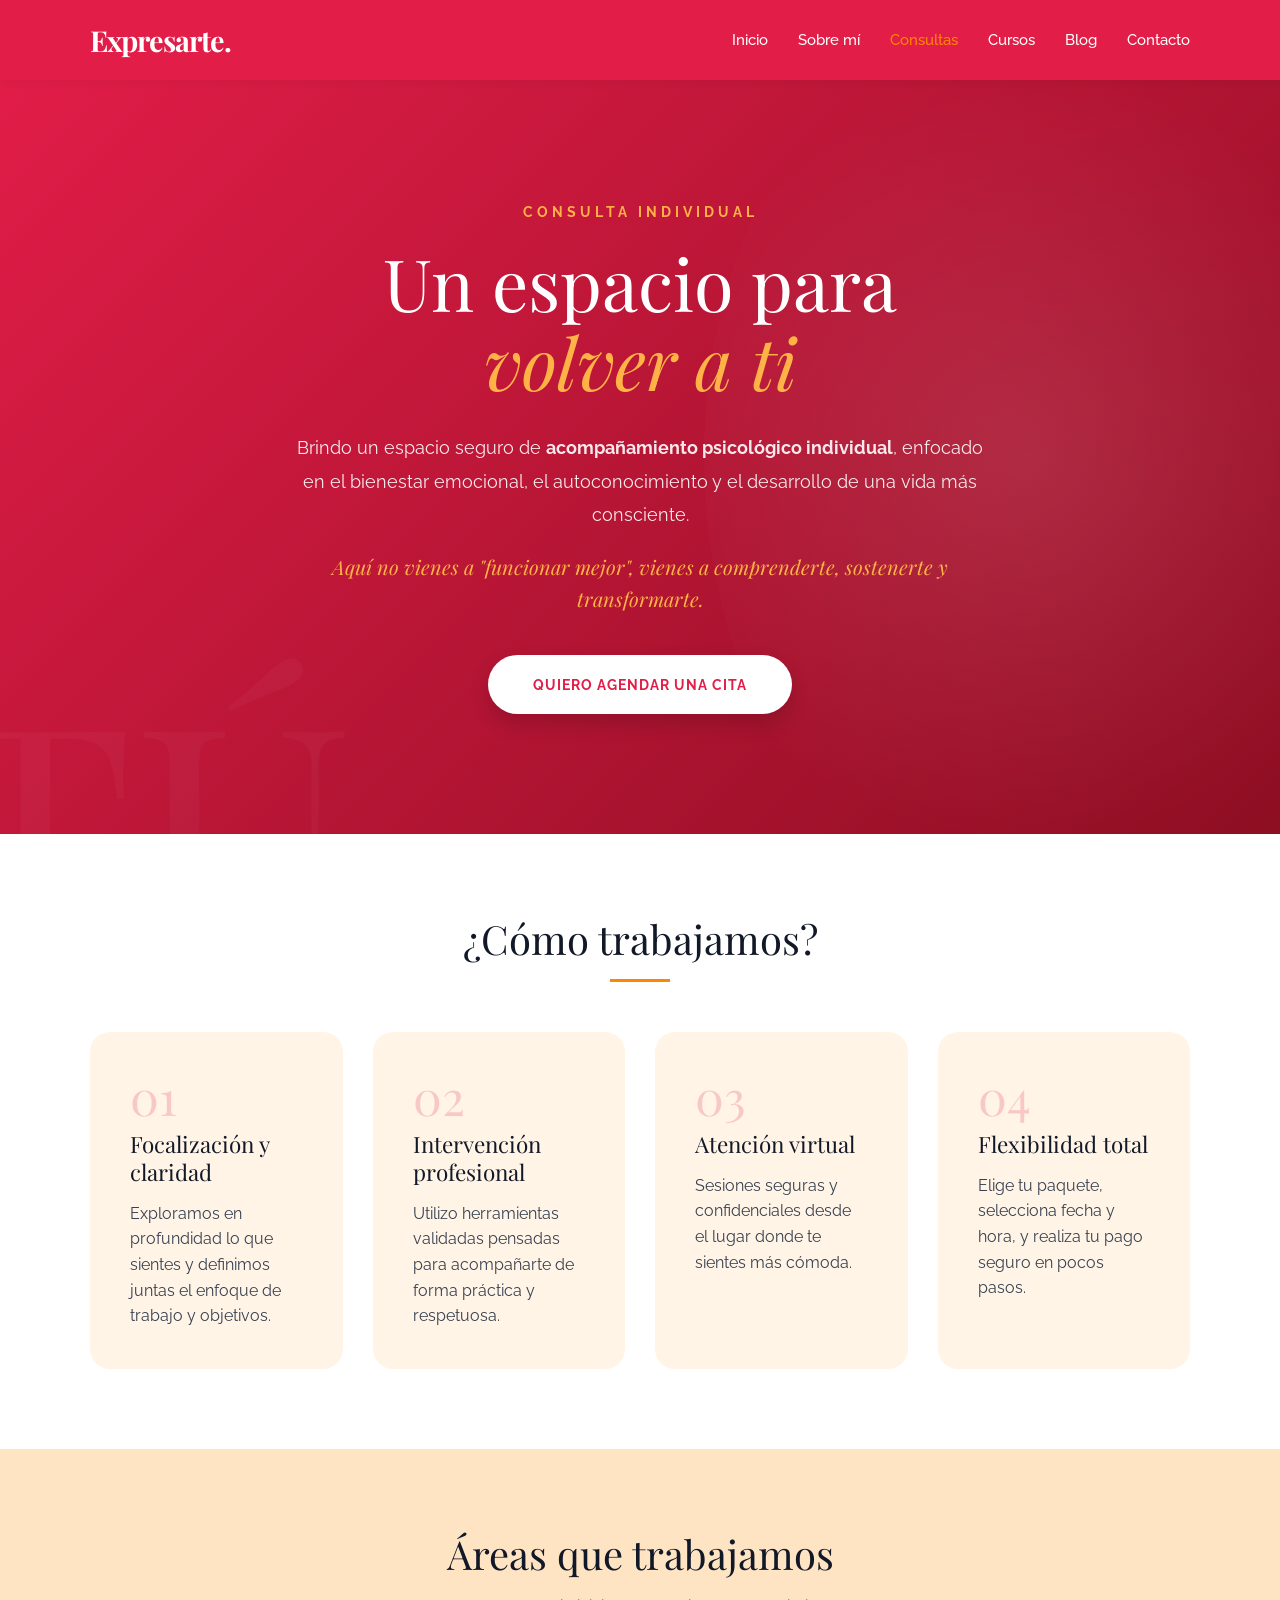
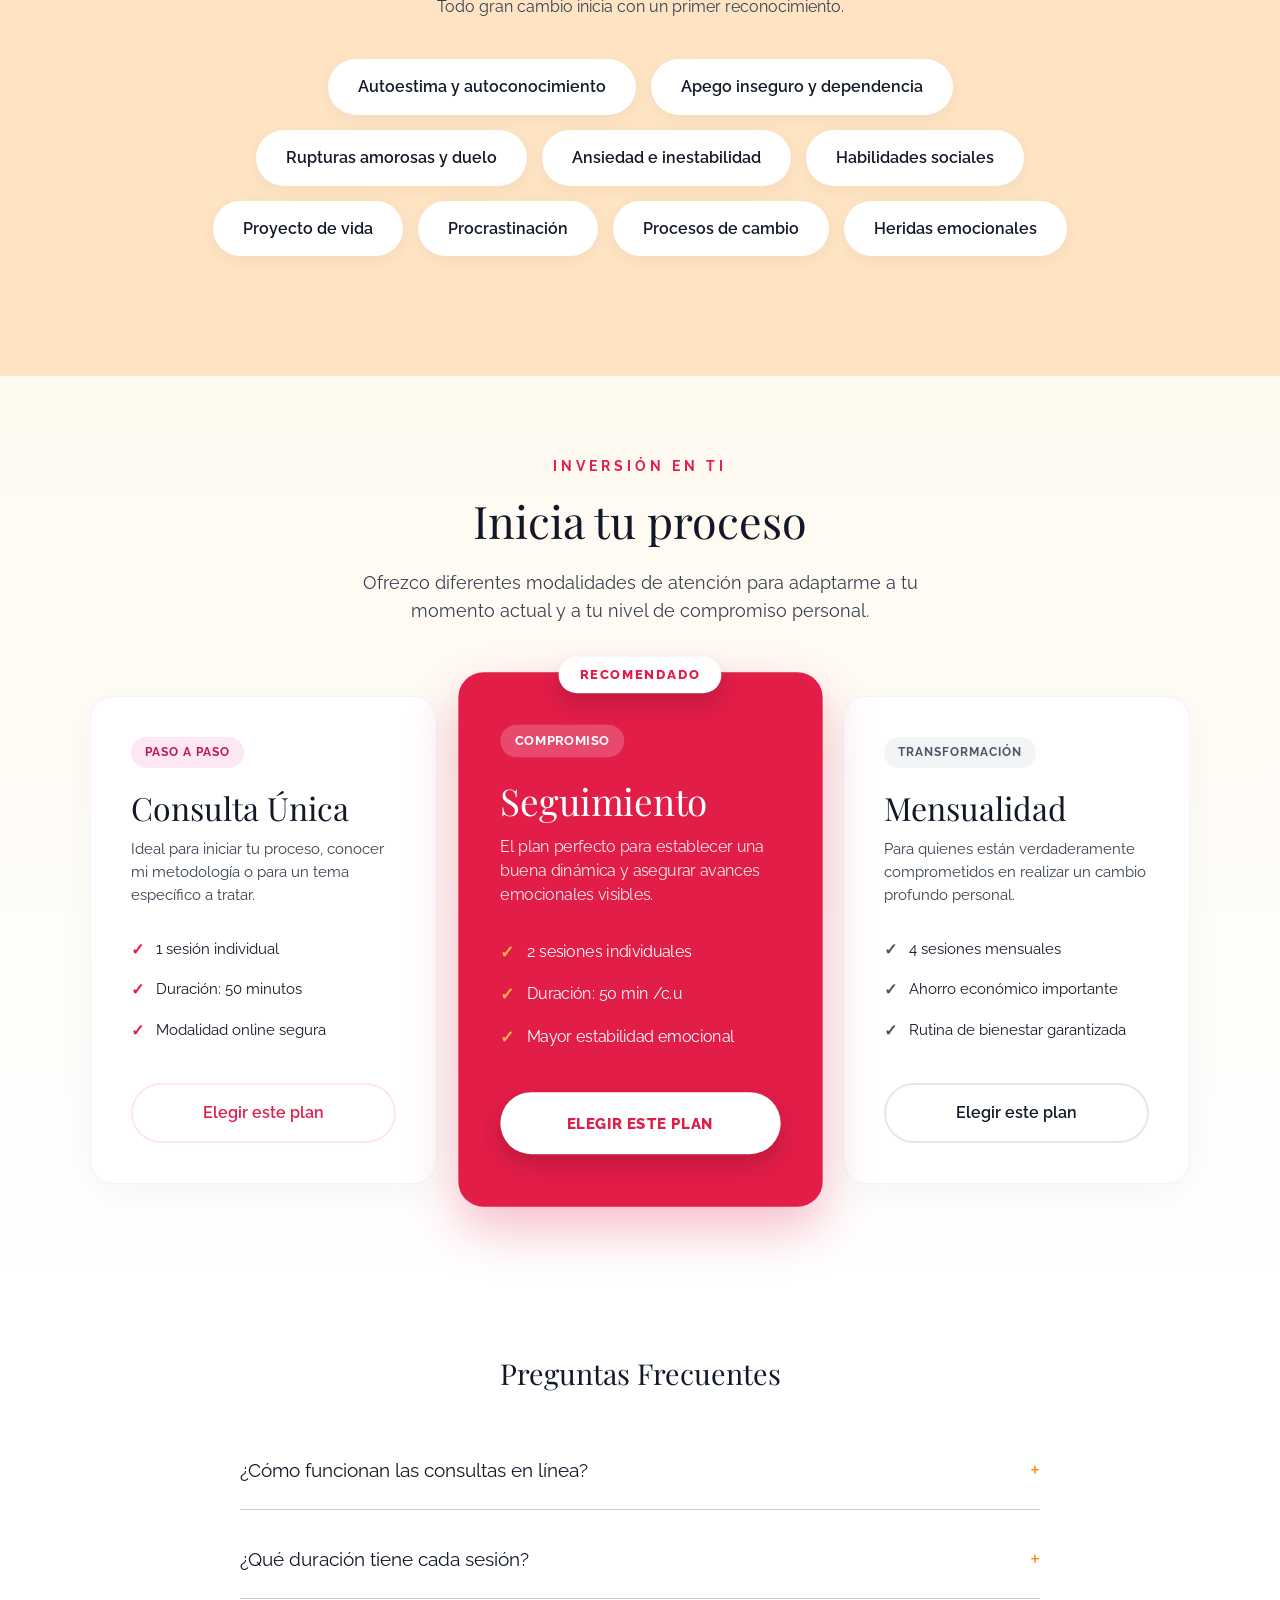
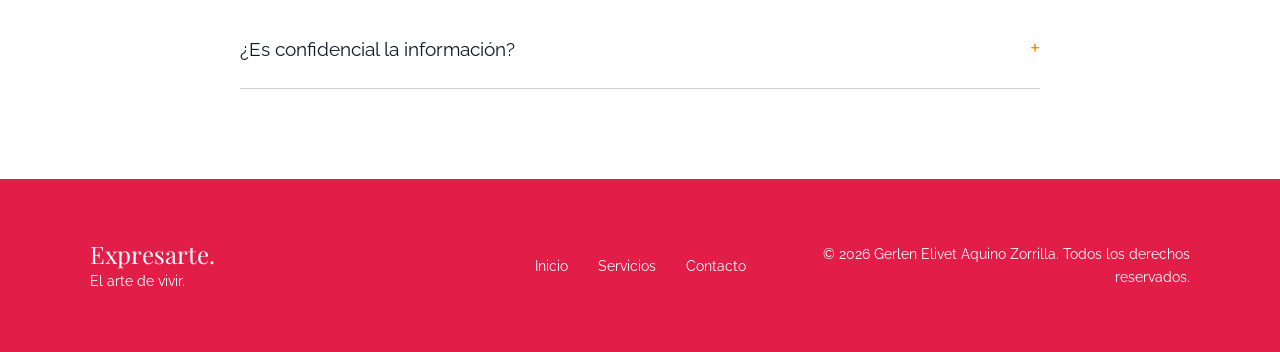
<file: consulta-individual.html>
<!DOCTYPE html>
<html lang="es">

<head>
    <meta charset="UTF-8">
    <meta http-equiv="X-UA-Compatible" content="IE=edge">
    <meta name="viewport" content="width=device-width, initial-scale=1.0">
    <title>Consulta Individual | Gerlen Elivet Aquino Zorrilla</title>
    <link rel="shortcut icon" href="./images/favicon.png" type="image/x-icon">
    <link rel="stylesheet" href="./css/normalize.css">
    <link rel="stylesheet" href="./css/estilos.css?v=2.1">

    <meta name="theme-color" content="#E11D48">

    <!-- Fonts -->
    <link rel="preconnect" href="https://fonts.googleapis.com">
    <link rel="preconnect" href="https://fonts.gstatic.com" crossorigin>
    <link
        href="https://fonts.googleapis.com/css2?family=Playfair+Display:ital,wght@0,400;0,600;0,700;1,400&family=Raleway:wght@300;400;500;600&family=Kaushan+Script&display=swap"
        rel="stylesheet">
</head>

<body>

    <header class="header">
        <nav class="nav container">
            <div class="nav__logo">
                <h2 class="nav__title">Expresarte.</h2>
            </div>

            <ul class="nav__link nav__link--menu">
                <li class="nav__items">
                    <a href="index.html" class="nav__links">Inicio</a>
                </li>
                <li class="nav__items">
                    <a href="sobre-mi.html" class="nav__links">Sobre mí</a>
                </li>
                <li class="nav__items">
                    <a href="consultas.html" class="nav__links" style="color: var(--color-accent);">Consultas</a>
                </li>
                <li class="nav__items">
                    <a href="cursos.html" class="nav__links">Cursos</a>
                </li>

                <li class="nav__items">
                    <a href="index.html#blog" class="nav__links">Blog</a>
                </li>
                <li class="nav__items">
                    <a href="contacto.html" class="nav__links">Contacto</a>
                </li>

                <img src="./images/close.svg" class="nav__close" alt="Cerrar menú">
            </ul>

            <div class="nav__menu">
                <img src="./images/menu.svg" class="nav__img" alt="Menú">
            </div>
        </nav>
    </header>

    <main>
        <!-- HERO / INTRO -->
        <section style="position: relative; padding: 120px 0; background: linear-gradient(135deg, #E11D48 0%, #8E0E22 100%); color: white; overflow: hidden;">
            <div style="position: absolute; top: -10%; right: -5%; width: 50%; height: 120%; background: radial-gradient(circle, rgba(255,255,255,0.1) 0%, transparent 70%); border-radius: 50%;"></div>
            <div style="position: absolute; bottom: -20%; left: -5%; font-family: var(--font-heading); font-size: 20rem; color: rgba(255,255,255,0.03); line-height: 1; pointer-events: none;">TÚ</div>
            
            <div class="container center-text" style="position: relative; z-index: 2;">
                <p style="text-transform: uppercase; letter-spacing: 4px; font-size: 0.9rem; font-weight: 700; color: #FFB347; margin-bottom: 20px;">CONSULTA INDIVIDUAL</p>
                <h1 style="font-size: clamp(3rem, 6vw, 4.5rem); font-family: var(--font-heading); margin-bottom: 30px; line-height: 1.1; color: white;">Un espacio para<br><span style="font-style: italic; color: #FFB347;">volver a ti</span></h1>
                <div style="max-width: 700px; margin: 0 auto;">
                    <p style="font-size: 1.15rem; line-height: 1.8; margin-bottom: 20px; opacity: 0.9;">
                        Brindo un espacio seguro de <strong>acompañamiento psicológico individual</strong>, enfocado en el bienestar emocional, el autoconocimiento y el desarrollo de una vida más consciente.
                    </p>
                    <p style="font-size: 1.25rem; font-family: var(--font-heading); font-style: italic; margin-bottom: 40px; color: #FFB347;">
                        Aquí no vienes a "funcionar mejor", vienes a comprenderte, sostenerte y transformarte.
                    </p>
                    <div>
                        <a href="#paquetes" style="display: inline-block; padding: 18px 45px; background: white; color: #E11D48; font-weight: 700; letter-spacing: 1px; border-radius: 50px; text-transform: uppercase; font-size: 0.9rem; box-shadow: 0 10px 20px rgba(0,0,0,0.15); transition: transform 0.3s;" onmouseover="this.style.transform='translateY(-3px)'" onmouseout="this.style.transform='none'">Quiero agendar una cita</a>
                    </div>
                </div>
            </div>
        </section>

        <!-- METHODOLOGY -->
        <section class="section-spacing bg-white" style="position: relative;">
            <div class="container">
                <div class="center-text mb-medium">
                    <h2 style="font-size: 2.5rem; font-family: var(--font-heading); margin-bottom: 15px;">¿Cómo trabajamos?</h2>
                    <div style="width: 60px; height: 3px; background: var(--color-accent); margin: 0 auto;"></div>
                </div>

                <div style="display: grid; grid-template-columns: repeat(auto-fit, minmax(250px, 1fr)); gap: 30px; margin-top: 50px;">
                    <div style="padding: 40px; background: var(--color-bg-cream); border-radius: 20px; transition: transform 0.3s;" onmouseover="this.style.transform='translateY(-5px)'" onmouseout="this.style.transform='none'">
                        <span style="font-family: var(--font-heading); font-size: 3rem; color: #E11D48; opacity: 0.2; line-height: 1; display: block; margin-bottom: 10px;">01</span>
                        <h3 style="font-size: 1.4rem; font-family: var(--font-heading); margin-bottom: 15px;">Focalización y claridad</h3>
                        <p style="color: var(--color-text-secondary); line-height: 1.6;">Exploramos en profundidad lo que sientes y definimos juntas el enfoque de trabajo y objetivos.</p>
                    </div>
                    <div style="padding: 40px; background: var(--color-bg-cream); border-radius: 20px; transition: transform 0.3s;" onmouseover="this.style.transform='translateY(-5px)'" onmouseout="this.style.transform='none'">
                        <span style="font-family: var(--font-heading); font-size: 3rem; color: #E11D48; opacity: 0.2; line-height: 1; display: block; margin-bottom: 10px;">02</span>
                        <h3 style="font-size: 1.4rem; font-family: var(--font-heading); margin-bottom: 15px;">Intervención profesional</h3>
                        <p style="color: var(--color-text-secondary); line-height: 1.6;">Utilizo herramientas validadas pensadas para acompañarte de forma práctica y respetuosa.</p>
                    </div>
                    <div style="padding: 40px; background: var(--color-bg-cream); border-radius: 20px; transition: transform 0.3s;" onmouseover="this.style.transform='translateY(-5px)'" onmouseout="this.style.transform='none'">
                        <span style="font-family: var(--font-heading); font-size: 3rem; color: #E11D48; opacity: 0.2; line-height: 1; display: block; margin-bottom: 10px;">03</span>
                        <h3 style="font-size: 1.4rem; font-family: var(--font-heading); margin-bottom: 15px;">Atención virtual</h3>
                        <p style="color: var(--color-text-secondary); line-height: 1.6;">Sesiones seguras y confidenciales desde el lugar donde te sientes más cómoda.</p>
                    </div>
                    <div style="padding: 40px; background: var(--color-bg-cream); border-radius: 20px; transition: transform 0.3s;" onmouseover="this.style.transform='translateY(-5px)'" onmouseout="this.style.transform='none'">
                        <span style="font-family: var(--font-heading); font-size: 3rem; color: #E11D48; opacity: 0.2; line-height: 1; display: block; margin-bottom: 10px;">04</span>
                        <h3 style="font-size: 1.4rem; font-family: var(--font-heading); margin-bottom: 15px;">Flexibilidad total</h3>
                        <p style="color: var(--color-text-secondary); line-height: 1.6;">Elige tu paquete, selecciona fecha y hora, y realiza tu pago seguro en pocos pasos.</p>
                    </div>
                </div>
            </div>
        </section>

        <!-- AREAS OF WORK -->
        <section class="section-spacing" style="background: var(--color-bg-sand);">
            <div class="container">
                <div class="center-text mb-medium">
                    <h2 style="font-size: 2.5rem; font-family: var(--font-heading); margin-bottom: 15px;">Áreas que trabajamos</h2>
                    <p style="color: var(--color-text-secondary);">Todo gran cambio inicia con un primer reconocimiento.</p>
                </div>

                <div style="display: flex; flex-wrap: wrap; gap: 15px; justify-content: center; max-width: 900px; margin: 40px auto;">
                    <div style="background: white; padding: 15px 30px; border-radius: 50px; box-shadow: 0 4px 15px rgba(0,0,0,0.05); font-weight: 600; color: var(--color-text-primary); transition: transform 0.3s; cursor: default;" onmouseover="this.style.transform='translateY(-3px)'" onmouseout="this.style.transform='none'">Autoestima y autoconocimiento</div>
                    <div style="background: white; padding: 15px 30px; border-radius: 50px; box-shadow: 0 4px 15px rgba(0,0,0,0.05); font-weight: 600; color: var(--color-text-primary); transition: transform 0.3s; cursor: default;" onmouseover="this.style.transform='translateY(-3px)'" onmouseout="this.style.transform='none'">Apego inseguro y dependencia</div>
                    <div style="background: white; padding: 15px 30px; border-radius: 50px; box-shadow: 0 4px 15px rgba(0,0,0,0.05); font-weight: 600; color: var(--color-text-primary); transition: transform 0.3s; cursor: default;" onmouseover="this.style.transform='translateY(-3px)'" onmouseout="this.style.transform='none'">Rupturas amorosas y duelo</div>
                    <div style="background: white; padding: 15px 30px; border-radius: 50px; box-shadow: 0 4px 15px rgba(0,0,0,0.05); font-weight: 600; color: var(--color-text-primary); transition: transform 0.3s; cursor: default;" onmouseover="this.style.transform='translateY(-3px)'" onmouseout="this.style.transform='none'">Ansiedad e inestabilidad</div>
                    <div style="background: white; padding: 15px 30px; border-radius: 50px; box-shadow: 0 4px 15px rgba(0,0,0,0.05); font-weight: 600; color: var(--color-text-primary); transition: transform 0.3s; cursor: default;" onmouseover="this.style.transform='translateY(-3px)'" onmouseout="this.style.transform='none'">Habilidades sociales</div>
                    <div style="background: white; padding: 15px 30px; border-radius: 50px; box-shadow: 0 4px 15px rgba(0,0,0,0.05); font-weight: 600; color: var(--color-text-primary); transition: transform 0.3s; cursor: default;" onmouseover="this.style.transform='translateY(-3px)'" onmouseout="this.style.transform='none'">Proyecto de vida</div>
                    <div style="background: white; padding: 15px 30px; border-radius: 50px; box-shadow: 0 4px 15px rgba(0,0,0,0.05); font-weight: 600; color: var(--color-text-primary); transition: transform 0.3s; cursor: default;" onmouseover="this.style.transform='translateY(-3px)'" onmouseout="this.style.transform='none'">Procrastinación</div>
                    <div style="background: white; padding: 15px 30px; border-radius: 50px; box-shadow: 0 4px 15px rgba(0,0,0,0.05); font-weight: 600; color: var(--color-text-primary); transition: transform 0.3s; cursor: default;" onmouseover="this.style.transform='translateY(-3px)'" onmouseout="this.style.transform='none'">Procesos de cambio</div>
                    <div style="background: white; padding: 15px 30px; border-radius: 50px; box-shadow: 0 4px 15px rgba(0,0,0,0.05); font-weight: 600; color: var(--color-text-primary); transition: transform 0.3s; cursor: default;" onmouseover="this.style.transform='translateY(-3px)'" onmouseout="this.style.transform='none'">Heridas emocionales</div>
                </div>
            </div>
        </section>

        <!-- PACKAGES / PRICING -->
        <!-- PACKAGES / PRICING -->
        <section class="section-spacing" id="paquetes" style="background: linear-gradient(to bottom, #FFFAF0 0%, white 100%); position: relative;">
            <div class="container">
                <div class="center-text mb-medium">
                    <p style="text-transform: uppercase; letter-spacing: 4px; font-size: 0.85rem; font-weight: 700; color: #E11D48; margin-bottom: 15px;">INVERSIÓN EN TI</p>
                    <h2 style="font-size: 2.8rem; font-family: var(--font-heading); margin-bottom: 20px; color: #111827;">Inicia tu proceso</h2>
                    <p style="color: var(--color-text-secondary); max-width: 600px; margin: 0 auto; font-size: 1.1rem; line-height: 1.6;">Ofrezco diferentes modalidades de atención para adaptarme a tu momento actual y a tu nivel de compromiso personal.</p>
                </div>

                <div style="display: grid; grid-template-columns: repeat(auto-fit, minmax(300px, 1fr)); gap: 30px; margin-top: 60px; max-width: 1100px; margin-left: auto; margin-right: auto; align-items: center;">
                    <!-- Pack 1 -->
                    <div style="background: white; border: 1px solid #F3F4F6; border-radius: 24px; padding: 40px; box-shadow: 0 10px 40px rgba(0,0,0,0.04); transition: transform 0.3s; position: relative;" onmouseover="this.style.transform='translateY(-8px)'" onmouseout="this.style.transform='none'">
                        <span style="background: #FCE7F3; color: #BE185D; padding: 6px 14px; border-radius: 50px; font-size: 0.75rem; font-weight: 700; text-transform: uppercase; letter-spacing: 1px; margin-bottom: 20px; display: inline-block;">Paso a Paso</span>
                        <h3 style="font-family: var(--font-heading); font-size: 2rem; color: #111827; margin-bottom: 10px;">Consulta Única</h3>
                        <p style="color: var(--color-text-secondary); font-size: 0.95rem; line-height: 1.5; margin-bottom: 30px; min-height: 45px;">Ideal para iniciar tu proceso, conocer mi metodología o para un tema específico a tratar.</p>
                        
                        <ul style="list-style: none; padding: 0; margin: 0 0 40px 0;">
                            <li style="display: flex; align-items: flex-start; gap: 12px; margin-bottom: 15px;">
                                <span style="color: #E11D48; font-weight: bold; flex-shrink: 0;">✓</span>
                                <span style="color: var(--color-text-primary); font-size: 0.95rem;">1 sesión individual</span>
                            </li>
                            <li style="display: flex; align-items: flex-start; gap: 12px; margin-bottom: 15px;">
                                <span style="color: #E11D48; font-weight: bold; flex-shrink: 0;">✓</span>
                                <span style="color: var(--color-text-primary); font-size: 0.95rem;">Duración: 50 minutos</span>
                            </li>
                            <li style="display: flex; align-items: flex-start; gap: 12px; margin-bottom: 15px;">
                                <span style="color: #E11D48; font-weight: bold; flex-shrink: 0;">✓</span>
                                <span style="color: var(--color-text-primary); font-size: 0.95rem;">Modalidad online segura</span>
                            </li>
                        </ul>
                        
                        <a href="https://wa.me/18292966137?text=Hola,%20me%20interesa%20la%20Consulta%20Individual" target="_blank" style="display: block; text-align: center; width: 100%; padding: 15px; background: white; color: #E11D48; font-weight: 600; border: 2px solid #FCE7F3; border-radius: 50px; transition: all 0.3s;" onmouseover="this.style.background='#FCE7F3'" onmouseout="this.style.background='white'">Elegir este plan</a>
                    </div>

                    <!-- Pack 2 (Destacado) -->
                    <div style="background: #E11D48; border: none; border-radius: 24px; padding: 50px 40px; box-shadow: 0 20px 50px rgba(225,29,72,0.3); position: relative; z-index: 2; transform: scale(1.05); transition: transform 0.4s;" onmouseover="if(window.innerWidth > 800) this.style.transform='scale(1.08)'" onmouseout="if(window.innerWidth > 800) this.style.transform='scale(1.05)'">
                        <div style="position: absolute; top: -15px; left: 50%; transform: translateX(-50%); background: white; color: #E11D48; padding: 8px 20px; border-radius: 50px; font-size: 0.75rem; font-weight: 800; text-transform: uppercase; letter-spacing: 2px; box-shadow: 0 10px 20px rgba(0,0,0,0.15);">Recomendado</div>
                        
                        <span style="background: rgba(255,255,255,0.2); color: #FFF; padding: 6px 14px; border-radius: 50px; font-size: 0.75rem; font-weight: 700; text-transform: uppercase; letter-spacing: 1px; margin-bottom: 20px; display: inline-block;">Compromiso</span>
                        <h3 style="font-family: var(--font-heading); font-size: 2.2rem; color: white; margin-bottom: 10px;">Seguimiento</h3>
                        <p style="color: rgba(255,255,255,0.9); font-size: 0.95rem; line-height: 1.5; margin-bottom: 30px; min-height: 45px;">El plan perfecto para establecer una buena dinámica y asegurar avances emocionales visibles.</p>
                        
                        <ul style="list-style: none; padding: 0; margin: 0 0 40px 0;">
                            <li style="display: flex; align-items: flex-start; gap: 12px; margin-bottom: 15px;">
                                <span style="color: #FFB347; font-weight: bold; flex-shrink: 0;">✓</span>
                                <span style="color: white; font-size: 0.95rem;">2 sesiones individuales</span>
                            </li>
                            <li style="display: flex; align-items: flex-start; gap: 12px; margin-bottom: 15px;">
                                <span style="color: #FFB347; font-weight: bold; flex-shrink: 0;">✓</span>
                                <span style="color: white; font-size: 0.95rem;">Duración: 50 min /c.u</span>
                            </li>
                            <li style="display: flex; align-items: flex-start; gap: 12px; margin-bottom: 15px;">
                                <span style="color: #FFB347; font-weight: bold; flex-shrink: 0;">✓</span>
                                <span style="color: white; font-size: 0.95rem;">Mayor estabilidad emocional</span>
                            </li>
                        </ul>
                        
                        <a href="https://wa.me/18292966137?text=Hola,%20me%20interesa%20el%20Paquete%20de%20Seguimiento" target="_blank" style="display: block; text-align: center; width: 100%; padding: 18px; background: white; color: #E11D48; font-weight: 800; border: none; border-radius: 50px; text-transform: uppercase; letter-spacing: 1px; font-size: 0.9rem; transition: all 0.3s; box-shadow: 0 10px 20px rgba(0,0,0,0.15);" onmouseover="this.style.transform='translateY(-3px)'; this.style.boxShadow='0 15px 30px rgba(0,0,0,0.2)';" onmouseout="this.style.transform='none'; this.style.boxShadow='0 10px 20px rgba(0,0,0,0.15)';">Elegir este plan</a>
                    </div>

                    <!-- Pack 3 -->
                    <div style="background: white; border: 1px solid #F3F4F6; border-radius: 24px; padding: 40px; box-shadow: 0 10px 40px rgba(0,0,0,0.04); transition: transform 0.3s; position: relative;" onmouseover="this.style.transform='translateY(-8px)'" onmouseout="this.style.transform='none'">
                        <span style="background: #F3F4F6; color: #4B5563; padding: 6px 14px; border-radius: 50px; font-size: 0.75rem; font-weight: 700; text-transform: uppercase; letter-spacing: 1px; margin-bottom: 20px; display: inline-block;">Transformación</span>
                        <h3 style="font-family: var(--font-heading); font-size: 2rem; color: #111827; margin-bottom: 10px;">Mensualidad</h3>
                        <p style="color: var(--color-text-secondary); font-size: 0.95rem; line-height: 1.5; margin-bottom: 30px; min-height: 45px;">Para quienes están verdaderamente comprometidos en realizar un cambio profundo personal.</p>
                        
                        <ul style="list-style: none; padding: 0; margin: 0 0 40px 0;">
                            <li style="display: flex; align-items: flex-start; gap: 12px; margin-bottom: 15px;">
                                <span style="color: #4B5563; font-weight: bold; flex-shrink: 0;">✓</span>
                                <span style="color: var(--color-text-primary); font-size: 0.95rem;">4 sesiones mensuales</span>
                            </li>
                            <li style="display: flex; align-items: flex-start; gap: 12px; margin-bottom: 15px;">
                                <span style="color: #4B5563; font-weight: bold; flex-shrink: 0;">✓</span>
                                <span style="color: var(--color-text-primary); font-size: 0.95rem;">Ahorro económico importante</span>
                            </li>
                            <li style="display: flex; align-items: flex-start; gap: 12px; margin-bottom: 15px;">
                                <span style="color: #4B5563; font-weight: bold; flex-shrink: 0;">✓</span>
                                <span style="color: var(--color-text-primary); font-size: 0.95rem;">Rutina de bienestar garantizada</span>
                            </li>
                        </ul>
                        
                        <a href="https://wa.me/18292966137?text=Hola,%20me%20interesa%20la%20Suscripción%20Mensual" target="_blank" style="display: block; text-align: center; width: 100%; padding: 15px; background: white; color: #111827; font-weight: 600; border: 2px solid #E5E7EB; border-radius: 50px; transition: all 0.3s;" onmouseover="this.style.background='#F3F4F6'" onmouseout="this.style.background='white'">Elegir este plan</a>
                    </div>
                </div>
            </div>
        </section>

        <!-- FAQ -->
        <section class="section-spacing bg-white">
            <div class="container center-text">
                <h2 class="subtitle mb-medium">Preguntas Frecuentes</h2>

                <div class="faq__wrapper" style="text-align: left;">
                    <div class="faq__item">
                        <div class="faq__question">
                            <h3>¿Cómo funcionan las consultas en línea?</h3>
                            <span class="faq__icon">+</span>
                        </div>
                        <div class="faq__answer">
                            <p>Se realiza mediante videollamadas seguras y confidenciales (Zoom/Meet), desde la
                                comodidad de tu espacio a través de cualquier dispositivo con internet.</p>
                        </div>
                    </div>
                    <div class="faq__item">
                        <div class="faq__question">
                            <h3>¿Qué duración tiene cada sesión?</h3>
                            <span class="faq__icon">+</span>
                        </div>
                        <div class="faq__answer">
                            <p>Cada sesión tiene una duración aproximada de 50 minutos, enfocados completamente en tu
                                proceso.</p>
                        </div>
                    </div>
                    <div class="faq__item">
                        <div class="faq__question">
                            <h3>¿Es confidencial la información?</h3>
                            <span class="faq__icon">+</span>
                        </div>
                        <div class="faq__answer">
                            <p>Sí, absolutamente. Toda la información está protegida bajo estrictos principios éticos y
                                de confidencialidad profesional.</p>
                        </div>
                    </div>
                </div>
            </div>
        </section>

    </main>

    <footer class="footer">
        <div class="container footer__container">
            <div class="footer__brand">
                <h3 class="footer__logo">Expresarte.</h3>
                <p>El arte de vivir.</p>
            </div>
            <div class="footer__nav">
                <a href="index.html">Inicio</a>
                <a href="index.html#servicios">Servicios</a>
                <a href="contacto.html">Contacto</a>
            </div>
            <div class="footer__copy">
                <p>&copy; 2026 Gerlen Elivet Aquino Zorrilla. Todos los derechos reservados.</p>
            </div>
        </div>
    </footer>

    <!-- Scripts -->
    <script src="./js/menu.js"></script>
    <script src="./js/questions.js"></script>
</body>

</html>
</file>
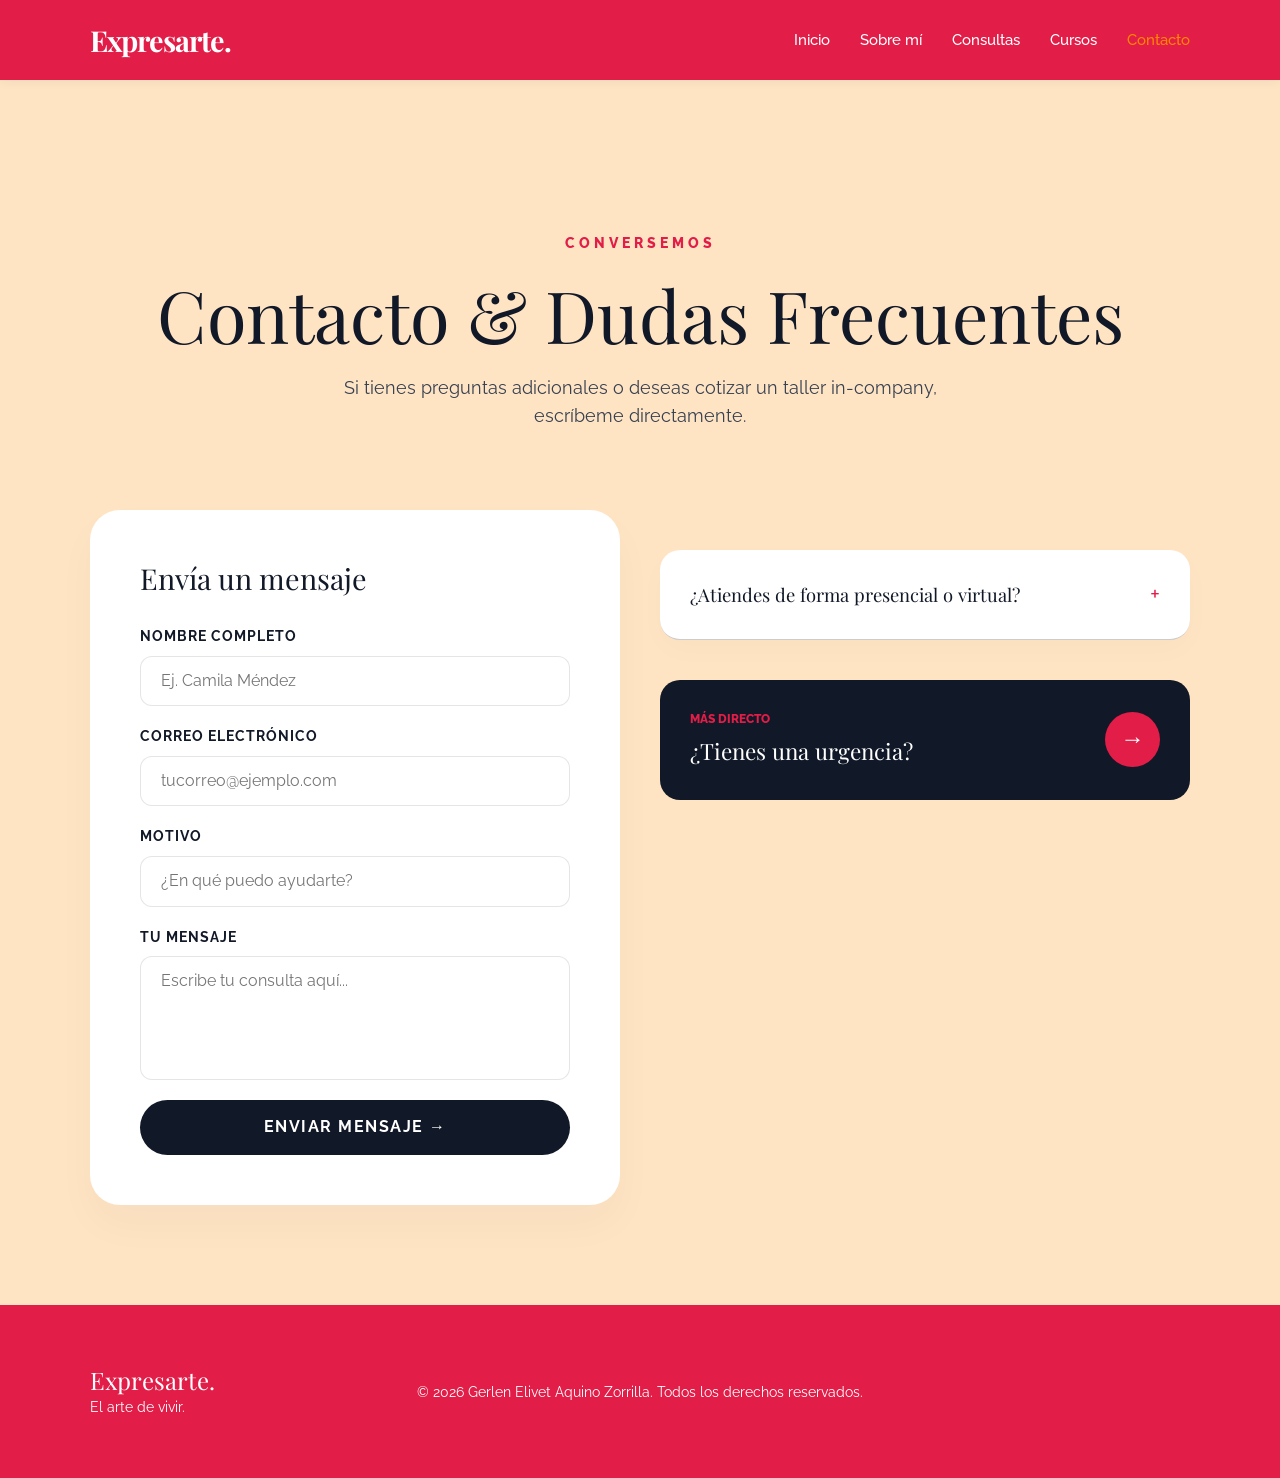
<file: consultas.html>
<!DOCTYPE html>
<html lang="es">

<head>
    <meta charset="UTF-8">
    <meta http-equiv="X-UA-Compatible" content="IE=edge">
    <meta name="viewport" content="width=device-width, initial-scale=1.0">
    <title>Contacto | Expresarte</title>
    <link rel="shortcut icon" href="./images/favicon.png" type="image/x-icon">
    <link rel="stylesheet" href="./css/normalize.css">
    <link rel="stylesheet" href="./css/estilos.css?v=2.1">

    <meta name="theme-color" content="#E11D48">

    <meta name="title" content="Contacto - Expresarte Web">
    <meta name="description"
        content="Escríbeme para agendar consultas, talleres corporativos o tener más información sobre mis servicios.">

    <link rel="preconnect" href="https://fonts.googleapis.com">
    <link rel="preconnect" href="https://fonts.gstatic.com" crossorigin>
    <link
        href="https://fonts.googleapis.com/css2?family=Playfair+Display:ital,wght@0,400;0,600;0,700;1,400&family=Raleway:wght@300;400;500;600&family=Kaushan+Script&display=swap"
        rel="stylesheet">
</head>

<body style="background: var(--color-bg-sand); display: flex; flex-direction: column; min-height: 100vh;">

    <header class="header">
        <nav class="nav container">
            <div class="nav__logo">
                <h2 class="nav__title" onclick="window.location.href='index.html';" style="cursor: pointer;">Expresarte.
                </h2>
            </div>

            <ul class="nav__link nav__link--menu">
                <li class="nav__items"><a href="index.html" class="nav__links">Inicio</a></li>
                <li class="nav__items"><a href="sobre-mi.html" class="nav__links">Sobre mí</a></li>
                <li class="nav__items"><a href="consultas.html" class="nav__links">Consultas</a></li>
                <li class="nav__items"><a href="cursos.html" class="nav__links">Cursos</a></li>
                <li class="nav__items"><a href="contacto.html" class="nav__links"
                        style="color: var(--color-accent);">Contacto</a></li>
                <img src="./images/close.svg" class="nav__close" alt="Cerrar menú">
            </ul>

            <div class="nav__menu">
                <img src="./images/menu.svg" class="nav__img" alt="Menú">
            </div>
        </nav>
    </header>

    <main style="flex: 1;">
        <section id="contacto" style="padding: 150px 0 100px 0; position: relative; overflow: hidden;">
            <div class="container" style="position: relative; z-index: 2;">
                <div style="text-align: center; margin-bottom: 80px;">
                    <span
                        style="color: #E11D48; font-family: var(--font-body); text-transform: uppercase; letter-spacing: 4px; font-size: 0.85rem; font-weight: 800; display: inline-block; margin-bottom: 20px;">Conversemos</span>
                    <h1
                        style="font-size: clamp(3rem, 6vw, 4.5rem); font-family: var(--font-heading); color: #111827; line-height: 1.1; margin-bottom: 20px;">
                        Contacto & Dudas Frecuentes</h1>
                    <p
                        style="color: var(--color-text-secondary); max-width: 600px; margin: 0 auto; font-size: 1.1rem; line-height: 1.6;">
                        Si tienes preguntas adicionales o deseas cotizar un taller in-company, escríbeme directamente.
                    </p>
                </div>

                <div
                    style="display: grid; grid-template-columns: repeat(auto-fit, minmax(350px, 1fr)); gap: 40px; align-items: start;">

                    <div
                        style="background: white; border-radius: 30px; padding: 50px; box-shadow: 0 20px 40px rgba(0,0,0,0.03);">
                        <h3
                            style="font-family: var(--font-heading); font-size: 1.8rem; color: #111827; margin-bottom: 30px;">
                            Envía un mensaje</h3>

                        <form id="formContacto" action="https://api.web3forms.com/submit" method="POST"
                            style="display: flex; flex-direction: column; gap: 20px;">
                            <input type="hidden" name="access_key" value="e6681ee1-57eb-4fc8-a442-3f6c94821149">
                            <input type="hidden" name="subject" value="Nuevo Mensaje desde Web Expresarte">
                            <input type="checkbox" name="botcheck" style="display: none;">

                            <div style="display: flex; flex-direction: column; gap: 8px;">
                                <label
                                    style="font-size: 0.85rem; font-weight: 700; color: #111827; text-transform: uppercase; letter-spacing: 1px;">Nombre
                                    Completo</label>
                                <input type="text" name="name" required
                                    style="padding: 15px 20px; border: 1px solid rgba(0,0,0,0.1); border-radius: 12px; font-size: 1rem; outline: none;"
                                    placeholder="Ej. Camila Méndez">
                            </div>

                            <div style="display: flex; flex-direction: column; gap: 8px;">
                                <label
                                    style="font-size: 0.85rem; font-weight: 700; color: #111827; text-transform: uppercase; letter-spacing: 1px;">Correo
                                    Electrónico</label>
                                <input type="email" name="email" required
                                    style="padding: 15px 20px; border: 1px solid rgba(0,0,0,0.1); border-radius: 12px; font-size: 1rem; outline: none;"
                                    placeholder="tucorreo@ejemplo.com">
                            </div>

                            <div style="display: flex; flex-direction: column; gap: 8px;">
                                <label
                                    style="font-size: 0.85rem; font-weight: 700; color: #111827; text-transform: uppercase; letter-spacing: 1px;">Motivo</label>
                                <input type="text" name="motivo" required
                                    style="padding: 15px 20px; border: 1px solid rgba(0,0,0,0.1); border-radius: 12px; font-size: 1rem; outline: none;"
                                    placeholder="¿En qué puedo ayudarte?">
                            </div>

                            <div style="display: flex; flex-direction: column; gap: 8px;">
                                <label
                                    style="font-size: 0.85rem; font-weight: 700; color: #111827; text-transform: uppercase; letter-spacing: 1px;">Tu
                                    Mensaje</label>
                                <textarea name="message" rows="5" required
                                    style="padding: 15px 20px; border: 1px solid rgba(0,0,0,0.1); border-radius: 12px; font-size: 1rem; outline: none; resize: none;"
                                    placeholder="Escribe tu consulta aquí..."></textarea>
                            </div>

                            <button type="submit" id="btnEnviar"
                                style="background-color: #111827; color: white; padding: 18px 40px; border-radius: 50px; font-weight: 700; border: none; cursor: pointer; text-transform: uppercase; letter-spacing: 1.5px; transition: all 0.3s;">
                                Enviar Mensaje &rarr;
                            </button>

                            <div id="mensajeExito"
                                style="display:none; text-align:center; padding: 20px; color: #E11D48; font-weight: bold; border: 1px solid #E11D48; border-radius: 12px;">
                                ¡Gracias! Tu mensaje ha sido enviado con éxito.
                            </div>
                        </form>
                    </div>

                    <div style="background: transparent;">
                        <div class="faq__wrapper" style="display: flex; flex-direction: column; gap: 20px;">
                            <div class="faq__item"
                                style="background: white; border-radius: 20px; box-shadow: 0 10px 30px rgba(0,0,0,0.02);">
                                <div class="faq__question"
                                    style="padding: 25px 30px; cursor: pointer; display: flex; justify-content: space-between; align-items: center;">
                                    <h3
                                        style="font-size: 1.15rem; font-family: var(--font-heading); color: #111827; margin: 0;">
                                        ¿Atiendes de forma presencial o virtual?</h3>
                                    <span class="faq__icon" style="font-size: 1.5rem; color: #E11D48;">+</span>
                                </div>
                                <div class="faq__answer">
                                    <p
                                        style="padding: 0 30px 25px 30px; margin: 0; color: var(--color-text-secondary); line-height: 1.6;">
                                        Actualmente todas las sesiones son 100% online.</p>
                                </div>
                            </div>

                            <div
                                style="margin-top: 10px; padding: 30px; background: #111827; border-radius: 20px; color: white; display: flex; align-items: center; justify-content: space-between; gap: 20px;">
                                <div>
                                    <p
                                        style="font-size: 0.75rem; color: #E11D48; font-weight: 800; margin-bottom: 5px; text-transform: uppercase;">
                                        Más Directo</p>
                                    <p style="margin: 0; font-family: var(--font-heading); font-size: 1.4rem;">¿Tienes
                                        una urgencia?</p>
                                </div>
                                <a href="https://wa.me/18293424131?text=Hola,%20me%20gustaría%20agendar" target="_blank"
                                    style="background: #E11D48; color: white; border-radius: 50%; min-width: 55px; height: 55px; display: flex; justify-content: center; align-items: center; text-decoration: none; font-size: 1.5rem;">&rarr;</a>
                            </div>
                        </div>
                    </div>
                </div>
            </div>
        </section>
    </main>

    <footer class="footer">
        <div class="container footer__container">
            <div class="footer__brand">
                <h3 class="footer__logo">Expresarte.</h3>
                <p>El arte de vivir.</p>
            </div>
            <div class="footer__copy">
                <p>&copy; 2026 Gerlen Elivet Aquino Zorrilla. Todos los derechos reservados.</p>
            </div>
        </div>
    </footer>

    <script src="./js/menu.js"></script>
    <script>
        const form = document.getElementById('formContacto');
        const btn = document.getElementById('btnEnviar');
        const successMsg = document.getElementById('mensajeExito');

        form.addEventListener('submit', function (e) {
            e.preventDefault();
            btn.innerText = "Enviando...";
            btn.disabled = true;

            const formData = new FormData(form);
            const object = Object.fromEntries(formData);
            const json = JSON.stringify(object);

            fetch('https://api.web3forms.com/submit', {
                method: 'POST',
                headers: { 'Content-Type': 'application/json', 'Accept': 'application/json' },
                body: json
            })
                .then(async (response) => {
                    if (response.status == 200) {
                        form.style.display = 'none';
                        successMsg.style.display = 'block';
                    } else {
                        alert("Algo salió mal. Inténtalo de nuevo.");
                        btn.innerText = "Enviar Mensaje →";
                        btn.disabled = false;
                    }
                })
                .catch(error => {
                    alert("Error de conexión.");
                    btn.disabled = false;
                });
        });
    </script>
</body>

</html>
</file>
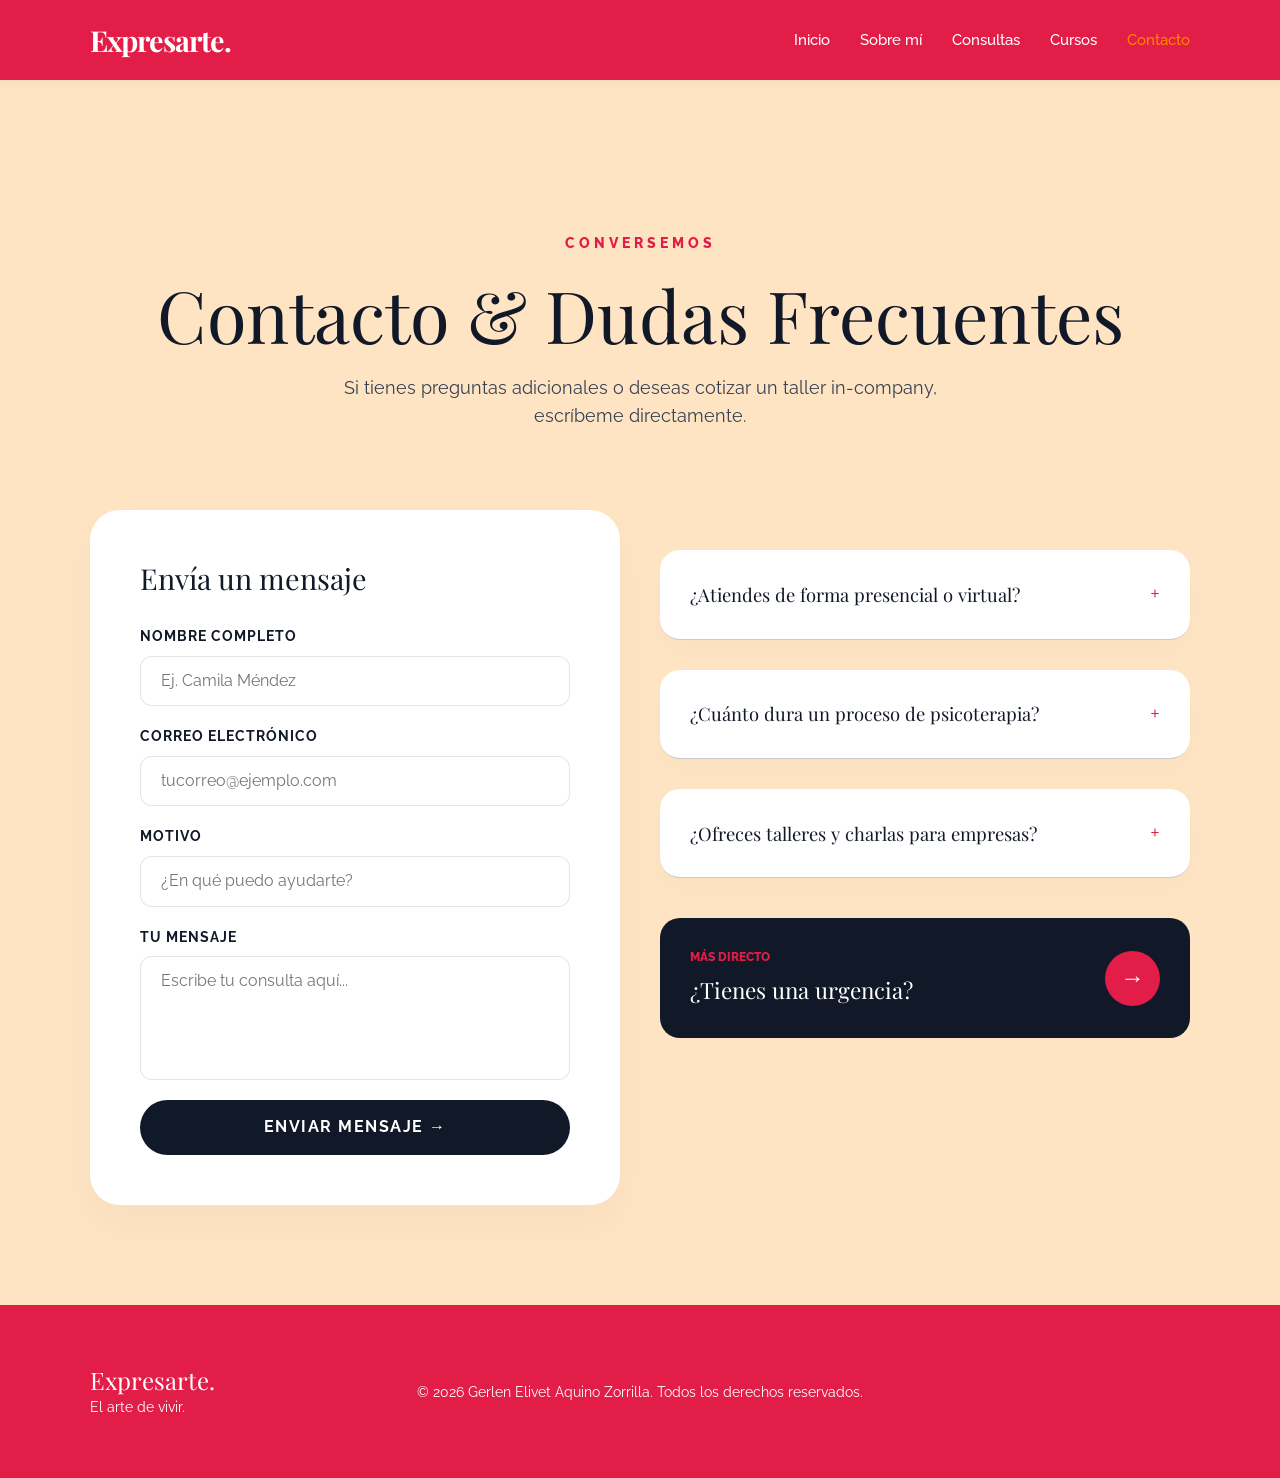
<file: contacto.html>
<!DOCTYPE html>
<html lang="es">

<head>
    <meta charset="UTF-8">
    <meta http-equiv="X-UA-Compatible" content="IE=edge">
    <meta name="viewport" content="width=device-width, initial-scale=1.0">
    <title>Contacto | Expresarte</title>
    <link rel="shortcut icon" href="./images/favicon.png" type="image/x-icon">
    <link rel="stylesheet" href="./css/normalize.css">
    <link rel="stylesheet" href="./css/estilos.css?v=2.1">

    <meta name="theme-color" content="#E11D48">

    <meta name="title" content="Contacto - Expresarte Web">
    <meta name="description"
        content="Escríbeme para agendar consultas, talleres corporativos o tener más información sobre mis servicios.">

    <!-- Fonts -->
    <link rel="preconnect" href="https://fonts.googleapis.com">
    <link rel="preconnect" href="https://fonts.gstatic.com" crossorigin>
    <link
        href="https://fonts.googleapis.com/css2?family=Playfair+Display:ital,wght@0,400;0,600;0,700;1,400&family=Raleway:wght@300;400;500;600&family=Kaushan+Script&display=swap"
        rel="stylesheet">
</head>

<body style="background: var(--color-bg-sand); display: flex; flex-direction: column; min-height: 100vh;">

    <header class="header">
        <nav class="nav container">
            <div class="nav__logo">
                <h2 class="nav__title" onclick="window.location.href='index.html';" style="cursor: pointer;">Expresarte.
                </h2>
            </div>

            <ul class="nav__link nav__link--menu">
                <li class="nav__items"><a href="index.html" class="nav__links">Inicio</a></li>
                <li class="nav__items"><a href="sobre-mi.html" class="nav__links">Sobre mí</a></li>
                <li class="nav__items"><a href="consultas.html" class="nav__links">Consultas</a></li>
                <li class="nav__items"><a href="cursos.html" class="nav__links">Cursos</a></li>
                <li class="nav__items"><a href="contacto.html" class="nav__links"
                        style="color: var(--color-accent);">Contacto</a></li>
                <img src="./images/close.svg" class="nav__close" alt="Cerrar menú">
            </ul>

            <div class="nav__menu">
                <img src="./images/menu.svg" class="nav__img" alt="Menú">
            </div>
        </nav>
    </header>

    <main style="flex: 1;">
        <section id="contacto" style="padding: 150px 0 100px 0; position: relative; overflow: hidden;">
            <div class="container" style="position: relative; z-index: 2;">
                <div style="text-align: center; margin-bottom: 80px;">
                    <span
                        style="color: #E11D48; font-family: var(--font-body); text-transform: uppercase; letter-spacing: 4px; font-size: 0.85rem; font-weight: 800; display: inline-block; margin-bottom: 20px;">Conversemos</span>
                    <h1
                        style="font-size: clamp(3rem, 6vw, 4.5rem); font-family: var(--font-heading); color: #111827; line-height: 1.1; margin-bottom: 20px;">
                        Contacto & Dudas Frecuentes</h1>
                    <p
                        style="color: var(--color-text-secondary); max-width: 600px; margin: 0 auto; font-size: 1.1rem; line-height: 1.6;">
                        Si tienes preguntas adicionales o deseas cotizar un taller in-company, escríbeme directamente.
                    </p>
                </div>

                <div
                    style="display: grid; grid-template-columns: repeat(auto-fit, minmax(350px, 1fr)); gap: 40px; align-items: start;">

                    <!-- Contenedor del Formulario -->
                    <div id="contenedorForm"
                        style="background: white; border-radius: 30px; padding: 50px; box-shadow: 0 20px 40px rgba(0,0,0,0.03);">
                        <h3 id="tituloForm"
                            style="font-family: var(--font-heading); font-size: 1.8rem; color: #111827; margin-bottom: 30px;">
                            Envía un mensaje</h3>

                        <form id="formContacto" action="https://api.web3forms.com/submit" method="POST"
                            style="display: flex; flex-direction: column; gap: 20px;">
                            <input type="hidden" name="access_key" value="e6681ee1-57eb-4fc8-a442-3f6c94821149">
                            <input type="hidden" name="subject" value="Nuevo Mensaje desde Expresarte Web">
                            <input type="checkbox" name="botcheck" style="display: none;">

                            <div class="campo-form" style="display: flex; flex-direction: column; gap: 8px;">
                                <label
                                    style="font-size: 0.85rem; font-weight: 700; color: #111827; text-transform: uppercase; letter-spacing: 1px;">Nombre
                                    Completo</label>
                                <input type="text" name="name" required
                                    style="padding: 15px 20px; border: 1px solid rgba(0,0,0,0.1); border-radius: 12px; font-size: 1rem; outline: none;"
                                    placeholder="Ej. Camila Méndez">
                            </div>

                            <div class="campo-form" style="display: flex; flex-direction: column; gap: 8px;">
                                <label
                                    style="font-size: 0.85rem; font-weight: 700; color: #111827; text-transform: uppercase; letter-spacing: 1px;">Correo
                                    Electrónico</label>
                                <input type="email" name="email" required
                                    style="padding: 15px 20px; border: 1px solid rgba(0,0,0,0.1); border-radius: 12px; font-size: 1rem; outline: none;"
                                    placeholder="tucorreo@ejemplo.com">
                            </div>

                            <div class="campo-form" style="display: flex; flex-direction: column; gap: 8px;">
                                <label
                                    style="font-size: 0.85rem; font-weight: 700; color: #111827; text-transform: uppercase; letter-spacing: 1px;">Motivo</label>
                                <input type="text" name="motivo" required
                                    style="padding: 15px 20px; border: 1px solid rgba(0,0,0,0.1); border-radius: 12px; font-size: 1rem; outline: none;"
                                    placeholder="¿En qué puedo ayudarte?">
                            </div>

                            <div class="campo-form" style="display: flex; flex-direction: column; gap: 8px;">
                                <label
                                    style="font-size: 0.85rem; font-weight: 700; color: #111827; text-transform: uppercase; letter-spacing: 1px;">Tu
                                    Mensaje</label>
                                <textarea name="message" rows="5" required
                                    style="padding: 15px 20px; border: 1px solid rgba(0,0,0,0.1); border-radius: 12px; font-size: 1rem; outline: none; resize: none;"
                                    placeholder="Escribe tu consulta aquí..."></textarea>
                            </div>

                            <button type="submit" id="btnEnviar"
                                style="background-color: #111827; color: white; padding: 18px 40px; border-radius: 50px; font-weight: 700; border: none; cursor: pointer; text-transform: uppercase; letter-spacing: 1.5px; transition: all 0.3s;">
                                Enviar Mensaje &rarr;
                            </button>
                        </form>

                        <div id="mensajeExito"
                            style="display:none; text-align:center; padding: 40px 20px; color: #E11D48; font-weight: bold; border: 1px solid #E11D48; border-radius: 12px; font-family: var(--font-body);">
                            <span style="font-size: 2rem; display: block; margin-bottom: 10px;"></span>
                            ¡Gracias! Tu mensaje ha sido enviado con éxito.<br>Te responderé lo antes posible.
                        </div>
                    </div>

                    <!-- FAQ y WhatsApp -->
                    <div style="background: transparent;">
                        <div class="faq__wrapper" style="display: flex; flex-direction: column; gap: 20px;">

                            <div class="faq__item"
                                style="background: white; border-radius: 20px; box-shadow: 0 10px 30px rgba(0,0,0,0.02);">
                                <div class="faq__question"
                                    style="padding: 25px 30px; cursor: pointer; display: flex; justify-content: space-between; align-items: center;">
                                    <h3
                                        style="font-size: 1.15rem; font-family: var(--font-heading); color: #111827; margin: 0;">
                                        ¿Atiendes de forma presencial o virtual?</h3>
                                    <span class="faq__icon"
                                        style="font-size: 1.5rem; color: #E11D48; font-weight: 300;">+</span>
                                </div>
                                <div class="faq__answer">
                                    <p
                                        style="padding: 0 30px 25px 30px; margin: 0; color: var(--color-text-secondary); line-height: 1.6; font-size: 0.95rem;">
                                        Actualmente todas las sesiones clínicas y consultas individuales son 100%
                                        online, garantizando la confidencialidad y ofreciéndote la comodidad de
                                        conectarte desde tu espacio seguro.</p>
                                </div>
                            </div>

                            <div class="faq__item"
                                style="background: white; border-radius: 20px; box-shadow: 0 10px 30px rgba(0,0,0,0.02);">
                                <div class="faq__question"
                                    style="padding: 25px 30px; cursor: pointer; display: flex; justify-content: space-between; align-items: center;">
                                    <h3
                                        style="font-size: 1.15rem; font-family: var(--font-heading); color: #111827; margin: 0;">
                                        ¿Cuánto dura un proceso de psicoterapia?</h3>
                                    <span class="faq__icon"
                                        style="font-size: 1.5rem; color: #E11D48; font-weight: 300;">+</span>
                                </div>
                                <div class="faq__answer">
                                    <p
                                        style="padding: 0 30px 25px 30px; margin: 0; color: var(--color-text-secondary); line-height: 1.6; font-size: 0.95rem;">
                                        Dependiendo de los objetivos clínicos. En las 4 primeras semanas solemos lograr
                                        desarticular bloqueos importantes si asumes la rutina emocional que pautamos en
                                        el encuentro.</p>
                                </div>
                            </div>

                            <div class="faq__item"
                                style="background: white; border-radius: 20px; box-shadow: 0 10px 30px rgba(0,0,0,0.02);">
                                <div class="faq__question"
                                    style="padding: 25px 30px; cursor: pointer; display: flex; justify-content: space-between; align-items: center;">
                                    <h3
                                        style="font-size: 1.15rem; font-family: var(--font-heading); color: #111827; margin: 0;">
                                        ¿Ofreces talleres y charlas para empresas?</h3>
                                    <span class="faq__icon"
                                        style="font-size: 1.5rem; color: #E11D48; font-weight: 300;">+</span>
                                </div>
                                <div class="faq__answer">
                                    <p
                                        style="padding: 0 30px 25px 30px; margin: 0; color: var(--color-text-secondary); line-height: 1.6; font-size: 0.95rem;">
                                        Completamente. Diseño programas y conferencias a la medida del entorno laboral.
                                        Usa el formulario dejando el rubro y la magnitud de tu equipo, nos comunicaremos
                                        a la mayor brevedad posible para armar planes empresariales enfocados al alto
                                        rendimiento y la salud corporativa.</p>
                                </div>
                            </div>

                            <div
                                style="margin-top: 10px; padding: 30px; background: #111827; border-radius: 20px; color: white; display: flex; align-items: center; justify-content: space-between; gap: 20px;">
                                <div>
                                    <p
                                        style="font-size: 0.75rem; color: #E11D48; font-weight: 800; margin-bottom: 5px; text-transform: uppercase;">
                                        Más Directo</p>
                                    <p style="margin: 0; font-family: var(--font-heading); font-size: 1.4rem;">¿Tienes
                                        una urgencia?</p>
                                </div>
                                <a href="https://wa.me/18292966137?text=Hola,%20me%20gustaría%20agendar" target="_blank"
                                    style="background: #E11D48; color: white; border-radius: 50%; min-width: 55px; height: 55px; display: flex; justify-content: center; align-items: center; text-decoration: none; font-size: 1.5rem;">&rarr;</a>
                            </div>
                        </div>
                    </div>
                </div>
            </div>
        </section>
    </main>

    <footer class="footer">
        <div class="container footer__container">
            <div class="footer__brand">
                <h3 class="footer__logo">Expresarte.</h3>
                <p>El arte de vivir.</p>
            </div>
            <div class="footer__copy">
                <p>&copy; 2026 Gerlen Elivet Aquino Zorrilla. Todos los derechos reservados.</p>
            </div>
        </div>
    </footer>

    <script src="./js/menu.js"></script>
    <script>
        const form = document.getElementById('formContacto');
        const btn = document.getElementById('btnEnviar');
        const successMsg = document.getElementById('mensajeExito');
        const tituloForm = document.getElementById('tituloForm');

        form.addEventListener('submit', function (e) {
            e.preventDefault();
            btn.innerText = "Enviando...";
            btn.disabled = true;

            const formData = new FormData(form);
            const object = Object.fromEntries(formData);
            const json = JSON.stringify(object);

            fetch('https://api.web3forms.com/submit', {
                method: 'POST',
                headers: { 'Content-Type': 'application/json', 'Accept': 'application/json' },
                body: json
            })
                .then(async (response) => {
                    if (response.status == 200) {
                        // Acción: Ocultar título y formulario original
                        tituloForm.style.display = 'none';
                        form.style.display = 'none';
                        // Mostrar mensaje de éxito
                        successMsg.style.display = 'block';
                    } else {
                        alert("Algo salió mal. Inténtalo de nuevo.");
                        btn.innerText = "Enviar Mensaje →";
                        btn.disabled = false;
                    }
                })
                .catch(error => {
                    alert("Error de conexión.");
                    btn.innerText = "Enviar Mensaje →";
                    btn.disabled = false;
                });
        });
    </script>
</body>

</html>
</file>
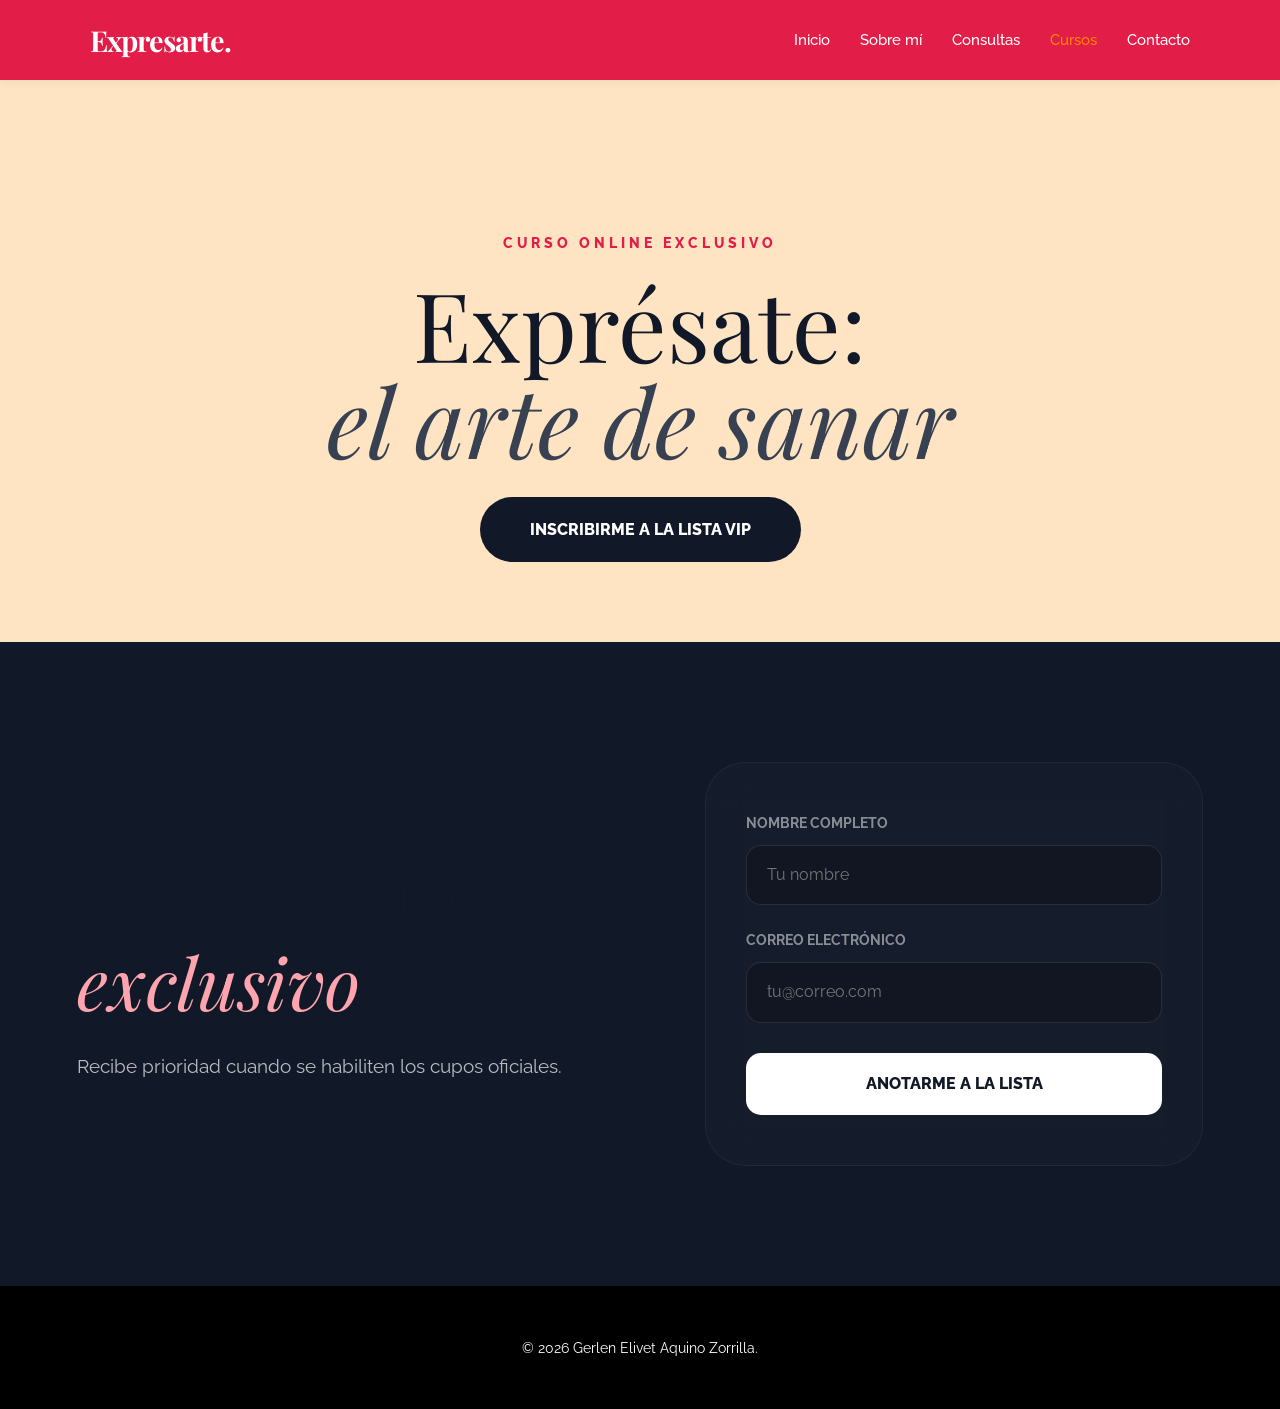
<file: cursos.html>
<!DOCTYPE html>
<html lang="es">

<head>
    <meta charset="UTF-8">
    <meta http-equiv="X-UA-Compatible" content="IE=edge">
    <meta name="viewport" content="width=device-width, initial-scale=1.0">
    <title>Curso: Exprésate, el arte de sanar | Gerlen Elivet Aquino Zorrilla</title>
    <link rel="shortcut icon" href="./images/favicon.png" type="image/x-icon">
    <link rel="stylesheet" href="./css/normalize.css">
    <link rel="stylesheet" href="./css/estilos.css?v=2.1">

    <meta name="theme-color" content="#E11D48">

    <link rel="preconnect" href="https://fonts.googleapis.com">
    <link rel="preconnect" href="https://fonts.gstatic.com" crossorigin>
    <link href="https://fonts.googleapis.com/css2?family=Playfair+Display:ital,wght@0,400;0,600;0,700;1,400&family=Raleway:wght@300;400;500;600&family=Kaushan+Script&display=swap" rel="stylesheet">
</head>

<body>

    <header class="header">
        <nav class="nav container">
            <div class="nav__logo">
                <h2 class="nav__title">Expresarte.</h2>
            </div>
            <ul class="nav__link nav__link--menu">
                <li class="nav__items"><a href="index.html" class="nav__links">Inicio</a></li>
                <li class="nav__items"><a href="sobre-mi.html" class="nav__links">Sobre mí</a></li>
                <li class="nav__items"><a href="consultas.html" class="nav__links">Consultas</a></li>
                <li class="nav__items"><a href="cursos.html" class="nav__links" style="color: var(--color-accent);">Cursos</a></li>
                <li class="nav__items"><a href="contacto.html" class="nav__links">Contacto</a></li>
                <img src="./images/close.svg" class="nav__close" alt="Cerrar menú">
            </ul>
            <div class="nav__menu">
                <img src="./images/menu.svg" class="nav__img" alt="Menú">
            </div>
        </nav>
    </header>

    <main>
        <section style="padding: 150px 0 80px 0; background: var(--color-bg-sand); text-align: center;">
            <div class="container" style="max-width: 800px;">
                <span style="text-transform: uppercase; letter-spacing: 4px; font-size: 0.85rem; font-weight: 800; color: #E11D48; display: inline-block; margin-bottom: 20px;">Curso Online Exclusivo</span>
                <h1 style="font-size: clamp(3.5rem, 8vw, 6rem); font-family: var(--font-heading); color: #111827; line-height: 1; margin-bottom: 30px;">
                    Exprésate:<br><span style="font-style: italic; color: var(--color-text-secondary);">el arte de sanar</span>
                </h1>
                <a href="#lista-espera" style="display: inline-block; padding: 20px 50px; background: #111827; color: white; font-weight: 800; text-transform: uppercase; border-radius: 50px; text-decoration: none;">Inscribirme a la lista VIP</a>
            </div>
        </section>

        <section id="lista-espera" style="padding: 120px 0; background: #111827; color: white;">
            <div class="container" style="max-width: 1200px;">
                <div style="display: flex; flex-wrap: wrap; gap: 80px; align-items: center; justify-content: center;">
                    
                    <div style="flex: 1 1 500px;">
                        <h2 style="font-family: var(--font-heading); font-size: clamp(3rem, 6vw, 4.5rem); margin-bottom: 25px;">
                            Únete al círculo <br><span style="font-style: italic; color: #FDA4AF;">exclusivo</span>
                        </h2>
                        <p style="color: rgba(255,255,255,0.7); font-size: 1.2rem;">Recibe prioridad cuando se habiliten los cupos oficiales.</p>
                    </div>

                    <div style="flex: 1 1 450px;">
                        <div style="background: rgba(255,255,255,0.02); border: 1px solid rgba(255,255,255,0.05); padding: 50px 40px; border-radius: 40px; backdrop-filter: blur(20px);">
                            
                            <form id="formVip" action="https://api.web3forms.com/submit" method="POST">
                                <input type="hidden" name="access_key" value="e6681ee1-57eb-4fc8-a442-3f6c94821149">
                                <input type="hidden" name="subject" value="Nueva Inscripción VIP Expresarte">
                                <input type="checkbox" name="botcheck" style="display: none;">

                                <div style="margin-bottom: 25px;">
                                    <label style="display: block; font-size: 0.85rem; font-weight: 700; color: rgba(255,255,255,0.5); text-transform: uppercase; margin-bottom: 10px;">Nombre Completo</label>
                                    <input type="text" name="name" placeholder="Tu nombre" required style="width: 100%; padding: 20px; border: 1px solid rgba(255,255,255,0.1); border-radius: 15px; background: rgba(0,0,0,0.2); color: white; outline: none;">
                                </div>

                                <div style="margin-bottom: 30px;">
                                    <label style="display: block; font-size: 0.85rem; font-weight: 700; color: rgba(255,255,255,0.5); text-transform: uppercase; margin-bottom: 10px;">Correo Electrónico</label>
                                    <input type="email" name="email" placeholder="tu@correo.com" required style="width: 100%; padding: 20px; border: 1px solid rgba(255,255,255,0.1); border-radius: 15px; background: rgba(0,0,0,0.2); color: white; outline: none;">
                                </div>

                                <button type="submit" id="btnEnviar" style="width: 100%; padding: 22px; background: white; color: #111827; border: none; border-radius: 15px; font-size: 1rem; font-weight: 800; text-transform: uppercase; cursor: pointer; transition: 0.3s;">
                                    Anotarme a la lista
                                </button>

                                <div id="mensajeExito" style="display:none; text-align:center; margin-top: 20px; color: #FDA4AF; font-weight: bold;">
                                    ¡Registro exitoso! Tus datos han sido guardados.
                                </div>
                            </form>

                        </div>
                    </div>
                </div>
            </div>
        </section>
    </main>

    <footer class="footer" style="padding: 50px 0; background: #000; color: white; text-align: center;">
        <p>&copy; 2026 Gerlen Elivet Aquino Zorrilla.</p>
    </footer>

    <script src="./js/menu.js"></script>

    <script>
        const form = document.getElementById('formVip');
        const btn = document.getElementById('btnEnviar');
        const result = document.getElementById('mensajeExito');

        form.addEventListener('submit', function(e) {
            e.preventDefault();
            btn.innerText = "Enviando...";
            btn.disabled = true;

            const formData = new FormData(form);
            const object = Object.fromEntries(formData);
            const json = JSON.stringify(object);

            fetch('https://api.web3forms.com/submit', {
                    method: 'POST',
                    headers: { 'Content-Type': 'application/json', 'Accept': 'application/json' },
                    body: json
                })
                .then(async (response) => {
                    if (response.status == 200) {
                        btn.style.display = "none";
                        result.style.display = "block";
                    } else {
                        alert("Algo salió mal. Inténtalo de nuevo.");
                        btn.disabled = false;
                        btn.innerText = "Anotarme a la lista";
                    }
                })
                .catch(error => {
                    alert("Error de conexión.");
                    btn.disabled = false;
                    btn.innerText = "Anotarme a la lista";
                });
        });
    </script>
</body>
</html>
</file>
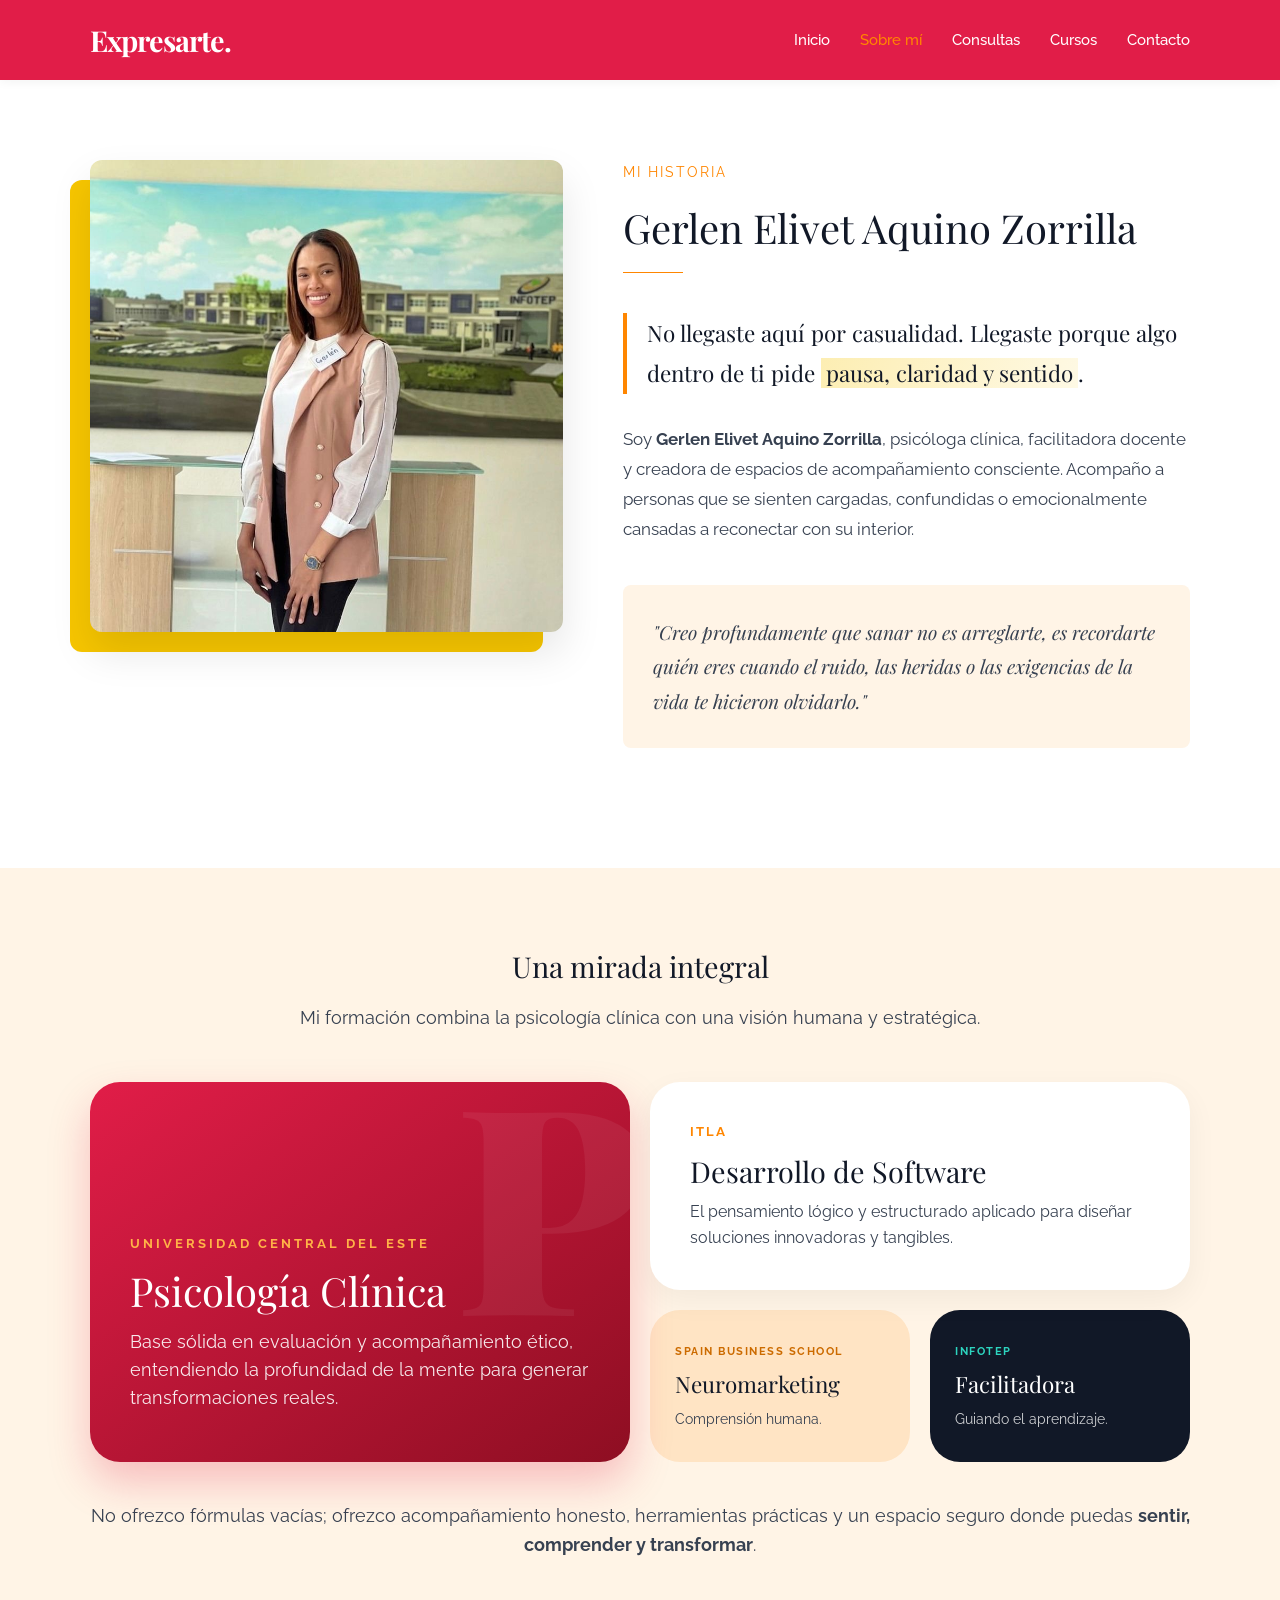
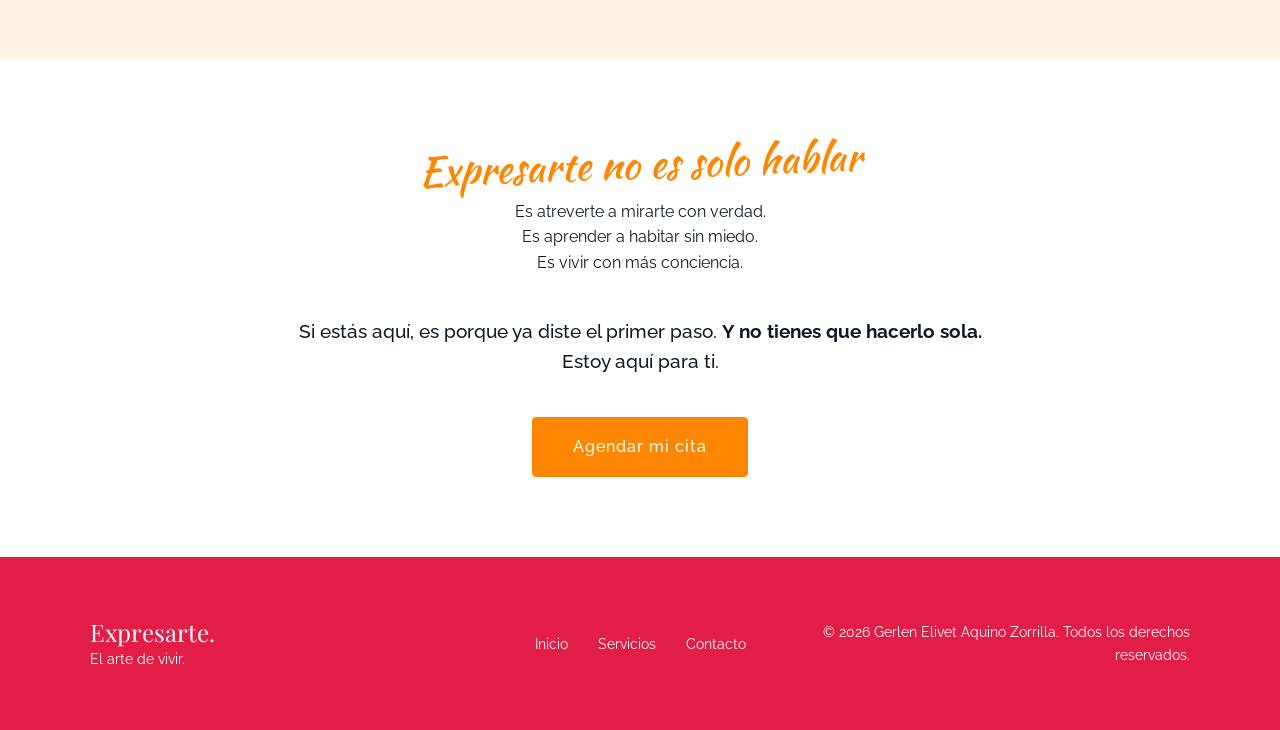
<file: sobre-mi.html>
<!DOCTYPE html>
<html lang="es">

<head>
    <meta charset="UTF-8">
    <meta http-equiv="X-UA-Compatible" content="IE=edge">
    <meta name="viewport" content="width=device-width, initial-scale=1.0">
    <title>Sobre Mí | Gerlen Elivet Aquino Zorrilla</title>
    <link rel="shortcut icon" href="./images/favicon.png" type="image/x-icon">
    <link rel="stylesheet" href="./css/normalize.css">
    <link rel="stylesheet" href="./css/estilos.css?v=2.1">

    <meta name="theme-color" content="#E11D48">

    <!-- Fonts -->
    <link rel="preconnect" href="https://fonts.googleapis.com">
    <link rel="preconnect" href="https://fonts.gstatic.com" crossorigin>
    <link
        href="https://fonts.googleapis.com/css2?family=Playfair+Display:ital,wght@0,400;0,600;0,700;1,400&family=Raleway:wght@300;400;500;600&family=Kaushan+Script&display=swap"
        rel="stylesheet">
</head>

<body>

    <header class="header">
        <nav class="nav container">
            <div class="nav__logo">
                <h2 class="nav__title">Expresarte.</h2>
            </div>

            <ul class="nav__link nav__link--menu">
                <li class="nav__items">
                    <a href="index.html" class="nav__links">Inicio</a>
                </li>
                <li class="nav__items">
                    <a href="sobre-mi.html" class="nav__links" style="color: var(--color-accent);">Sobre mí</a>
                </li>
                <li class="nav__items">
                    <a href="consultas.html" class="nav__links">Consultas</a>
                </li>
                <li class="nav__items">
                    <a href="cursos.html" class="nav__links">Cursos</a>
                </li>

                <li class="nav__items">
                    <a href="contacto.html" class="nav__links">Contacto</a>
                </li>

                <img src="./images/close.svg" class="nav__close" alt="Cerrar menú">
            </ul>

            <div class="nav__menu">
                <img src="./images/menu.svg" class="nav__img" alt="Menú">
            </div>
        </nav>
    </header>

    <main>
        <!-- SECTION 1: INTRO & STORY -->
        <section class="section-spacing bg-white" id="mi-historia">
            <div class="container">
                <div class="about-grid">
                    <!-- Left: Sticky Image -->
                    <div class="about-grid__visual">
                        <div class="about-image-wrapper">
                            <img src="./images/foto-pagina-sobre-mi.jpg?v=1" alt="Gerlen Elivet" class="about-image">
                            <div class="about-blob"></div>
                        </div>
                    </div>

                    <!-- Right: Content -->
                    <div class="about-grid__content">
                        <p class="hero__surtitle" style="color: var(--color-accent);">MI HISTORIA</p>
                        <h1 class="title mb-medium">Gerlen Elivet Aquino Zorrilla</h1>

                        <div class="story-text">
                            <p class="intro-text">
                                No llegaste aquí por casualidad. Llegaste porque algo dentro de ti pide <span
                                    class="highlight">pausa, claridad y sentido</span>.
                            </p>

                            <p>
                                Soy <strong>Gerlen Elivet Aquino Zorrilla</strong>, psicóloga clínica, facilitadora
                                docente y creadora de espacios de acompañamiento consciente. Acompaño a personas que se
                                sienten cargadas, confundidas o emocionalmente cansadas a reconectar con su interior.
                            </p>

                            <blockquote class="quote-box">
                                "Creo profundamente que sanar no es arreglarte, es recordarte quién eres cuando el
                                ruido, las heridas o las exigencias de la vida te hicieron olvidarlo."
                            </blockquote>
                        </div>
                    </div>
                </div>
            </div>
        </section>

        <!-- SECTION 2: INTEGRAL VIEW (Redesigned) -->
        <section class="section-spacing bg-cream" id="mirada-integral">
            <div class="container">
                <div class="center-text mb-medium">
                    <h2 class="subtitle">Una mirada integral</h2>
                    <p class="paragraph">Mi formación combina la psicología clínica con una visión humana y estratégica.
                    </p>
                </div>

                <div
                    style="display: grid; grid-template-columns: repeat(auto-fit, minmax(300px, 1fr)); gap: 20px; margin-top: 50px;">
                    <!-- LEFT COLUMN (Main Feature) -->
                    <div style="background: linear-gradient(145deg, #E11D48, #8E0E22); color: white; padding: 50px 40px; border-radius: 30px; position: relative; overflow: hidden; display: flex; flex-direction: column; justify-content: flex-end; min-height: 380px; box-shadow: 0 20px 40px rgba(225, 29, 72, 0.25); transition: transform 0.4s; cursor: default;"
                        onmouseover="this.style.transform='translateY(-8px)'"
                        onmouseout="this.style.transform='translateY(0)'">
                        <!-- Decorative huge letter -->
                        <div
                            style="position: absolute; top: -30px; right: -20px; font-family: 'Playfair Display', serif; font-size: 18rem; color: rgba(255,255,255,0.06); font-weight: 900; line-height: 1; pointer-events: none;">
                            P</div>
                        <div style="position: relative; z-index: 2;">
                            <p
                                style="text-transform: uppercase; letter-spacing: 3px; font-size: 0.8rem; margin-bottom: 15px; font-weight: 700; color: #FFB347;">
                                Universidad Central del Este</p>
                            <h3
                                style="font-size: 2.5rem; font-family: var(--font-heading); margin-bottom: 15px; color: white; line-height: 1.1;">
                                Psicología Clínica</h3>
                            <p style="font-size: 1.1rem; opacity: 0.9; line-height: 1.6;">Base sólida en evaluación y
                                acompañamiento ético, entendiendo la profundidad de la mente para generar
                                transformaciones reales.</p>
                        </div>
                    </div>

                    <!-- RIGHT COLUMN (Grid of 3) -->
                    <div style="display: grid; grid-template-rows: auto 1fr; gap: 20px;">
                        <!-- Top Wide Card -->
                        <div style="background: white; padding: 40px; border-radius: 30px; box-shadow: 0 10px 30px rgba(0,0,0,0.05); position: relative; overflow: hidden; transition: transform 0.4s;"
                            onmouseover="this.style.transform='translateY(-8px)'"
                            onmouseout="this.style.transform='translateY(0)'">
                            <p
                                style="text-transform: uppercase; letter-spacing: 2px; font-size: 0.8rem; margin-bottom: 10px; font-weight: 700; color: var(--color-accent);">
                                ITLA</p>
                            <h3
                                style="font-size: 1.8rem; font-family: var(--font-heading); margin-bottom: 10px; color: var(--color-text-primary);">
                                Desarrollo de Software</h3>
                            <p style="font-size: 1rem; color: var(--color-text-secondary); line-height: 1.6;">El
                                pensamiento lógico y estructurado aplicado para diseñar soluciones innovadoras y
                                tangibles.</p>
                        </div>

                        <!-- Bottom Split Cards -->
                        <div style="display: grid; grid-template-columns: 1fr 1fr; gap: 20px;">
                            <div style="background: #FFE4C4; padding: 30px 25px; border-radius: 30px; transition: transform 0.4s; display: flex; flex-direction: column; justify-content: center;"
                                onmouseover="this.style.transform='translateY(-6px)'"
                                onmouseout="this.style.transform='translateY(0)'">
                                <p
                                    style="text-transform: uppercase; letter-spacing: 1.5px; font-size: 0.7rem; margin-bottom: 10px; font-weight: 700; color: #CC6B00;">
                                    Spain Business School</p>
                                <h3
                                    style="font-size: 1.4rem; font-family: var(--font-heading); margin-bottom: 10px; color: var(--color-text-primary); line-height: 1.2;">
                                    Neuromarketing</h3>
                                <p style="font-size: 0.9rem; color: var(--color-text-secondary); line-height: 1.5;">
                                    Comprensión humana.</p>
                            </div>

                            <div style="background: #111827; color: white; padding: 30px 25px; border-radius: 30px; transition: transform 0.4s; display: flex; flex-direction: column; justify-content: center;"
                                onmouseover="this.style.transform='translateY(-6px)'"
                                onmouseout="this.style.transform='translateY(0)'">
                                <p
                                    style="text-transform: uppercase; letter-spacing: 1.5px; font-size: 0.7rem; margin-bottom: 10px; font-weight: 700; color: #2DD4BF;">
                                    INFOTEP</p>
                                <h3
                                    style="font-size: 1.4rem; font-family: var(--font-heading); margin-bottom: 10px; color: white; line-height: 1.2;">
                                    Facilitadora</h3>
                                <p style="font-size: 0.9rem; opacity: 0.8; line-height: 1.5;">Guiando el aprendizaje.
                                </p>
                            </div>
                        </div>
                    </div>
                </div>

                <div class="center-text mt-medium">
                    <p class="paragraph">
                        No ofrezco fórmulas vacías; ofrezco acompañamiento honesto, herramientas prácticas y un espacio
                        seguro donde puedas <strong>sentir, comprender y transformar</strong>.
                    </p>
                </div>
            </div>
        </section>

        <!-- SECTION 3: PHILOSOPHY -->
        <section class="section-spacing bg-white" id="filosofia">
            <div class="container">
                <div class="philosophy-box center-text">
                    <h3 class="handwritten-title">Expresarte no es solo hablar</h3>
                    <p>Es atreverte a mirarte con verdad.<br>
                        Es aprender a habitar sin miedo.<br>
                        Es vivir con más conciencia.</p>

                    <div class="final-message mt-medium">
                        <p>Si estás aquí, es porque ya diste el primer paso. <strong>Y no tienes que hacerlo
                                sola.</strong></p>
                        <p>Estoy aquí para ti.</p>
                    </div>

                    <div class="mt-medium">
                        <a href="contacto.html" class="cta">Agendar mi cita</a>
                    </div>
                </div>
            </div>
        </section>
    </main>

    <footer class="footer">
        <div class="container footer__container">
            <div class="footer__brand">
                <h3 class="footer__logo">Expresarte.</h3>
                <p>El arte de vivir.</p>
            </div>
            <div class="footer__nav">
                <a href="index.html">Inicio</a>
                <a href="index.html#servicios">Servicios</a>
                <a href="contacto.html">Contacto</a>
            </div>
            <div class="footer__copy">
                <p>&copy; 2026 Gerlen Elivet Aquino Zorrilla. Todos los derechos reservados.</p>
            </div>
        </div>
    </footer>

    <!-- Script -->
    <script src="./js/menu.js"></script>
</body>

</html>
</file>
<file: css/estilos.css>
/* 
   EXPRESARTE - DESIGN SYSTEM 
   Concept: Modern, Minimalist, Emotional, Calm
*/

/* --- VARIABLES --- */
:root {
    /* Palette */
    --color-bg-base: #FFF4E6;
    /* Light Orange/Cream */
    --color-bg-cream: #FFF4E6;
    /* Match base for now or slightly darker? Keeping same as base */
    --color-bg-sand: #FFE4C4;
    /* Bisque/Sand */

    --color-text-primary: #111827;
    /* Dark Grey/Blue */
    --color-text-secondary: #374151;
    /* Lighter Grey/Blue */

    --color-accent: #FF8600;
    /* Orange (Primary Action) */
    --color-teal: #2DD4BF;
    /* Teal (Secondary Accent) */
    --color-accent-soft: #FFB347;
    /* Lighter Orange */
    --color-accent-dark: #CC6B00;
    /* Darker Orange */

    --color-line: #E0E0E0;

    /* Spacing */
    --spacing-xs: 10px;
    --spacing-sm: 20px;
    --spacing-md: 40px;
    --spacing-lg: 80px;
    --spacing-xl: 120px;

    /* Typography */
    --font-heading: 'Playfair Display', serif;
    --font-body: 'Raleway', sans-serif;
}

/* --- RESET & BASE --- */
* {
    box-sizing: border-box;
    margin: 0;
    padding: 0;
}

html {
    scroll-behavior: smooth;
    font-size: 16px;
}

body {
    font-family: var(--font-body);
    background-color: var(--color-bg-base);
    color: var(--color-text-primary);
    line-height: 1.6;
    -webkit-font-smoothing: antialiased;
}

img {
    max-width: 100%;
    display: block;
}

h1,
h2,
h3,
h4 {
    font-family: var(--font-heading);
    font-weight: 400;
    /* Elegant, not bold */
    color: var(--color-text-primary);
    line-height: 1.25;
}

a {
    text-decoration: none;
    color: inherit;
    transition: all 0.3s ease;
}

ul {
    list-style: none;
}

/* --- UTILITIES --- */
.container {
    width: 88%;
    max-width: 1100px;
    margin: 0 auto;
}

.section-spacing {
    padding: var(--spacing-lg) 0;
}

.bg-cream {
    background-color: var(--color-bg-cream);
}

.bg-sand {
    background-color: var(--color-bg-sand);
}

.bg-dark {
    background-color: var(--color-text-primary);
    color: #fff;
}

.bg-white {
    background-color: #ffffff;
}

.center-text {
    text-align: center;
}

.mb-large {
    margin-bottom: var(--spacing-lg);
}

.mt-medium {
    margin-top: var(--spacing-md);
}

/* Buttons */
.cta {
    display: inline-block;
    padding: 16px 40px;
    background-color: #FF8600;
    /* Bright Orange */
    color: #fff;
    font-family: var(--font-body);
    font-weight: 500;
    letter-spacing: 1px;
    border-radius: 4px;
    /* Slight roundness, almost square for modern look */
    border: 1px solid #FF8600;
    cursor: pointer;
    font-size: 1rem;
    transition: all 0.3s ease;
}

.cta:hover {
    background-color: #F5A91B;
    /* Golden Yellow/Orange */
    border-color: #F5A91B;
    transform: translateY(-2px);
    box-shadow: 0 4px 10px rgba(255, 134, 0, 0.3);
}

.cta--secondary {
    background-color: transparent;
    color: var(--color-accent);
    border: 1px solid var(--color-accent);
}

.cta--secondary:hover {
    background-color: var(--color-accent);
    color: #fff;
}

.link-arrow {
    color: var(--color-accent);
    font-weight: 600;
    display: inline-flex;
    align-items: center;
    gap: 8px;
}

.link-arrow span {
    transition: transform 0.3s ease;
}

.link-arrow:hover span {
    transform: translateX(5px);
}

/* --- COMPONENTS --- */

/* --- ABOUT PAGE DESIGN --- */
.about-grid {
    display: grid;
    grid-template-columns: 1fr;
    gap: 40px;
    align-items: start;
}

@media (min-width: 768px) {
    .about-grid {
        grid-template-columns: 1fr 1.2fr;
        gap: 60px;
    }
}

.about-grid__visual {
    position: relative;
}

.about-image-wrapper {
    position: sticky;
    top: 100px;
    /* Adjust based on header height */
    z-index: 10;
}

.about-image {
    width: 100%;
    height: auto;
    border-radius: 12px;
    object-fit: cover;
    box-shadow: 0 20px 40px rgba(0, 0, 0, 0.1);
    position: relative;
    z-index: 2;
}

.about-blob {
    position: absolute;
    top: 20px;
    left: -20px;
    width: 100%;
    height: 100%;
    background-color: #F7C600;
    /* Yellow Accent */
    border-radius: 12px;
    z-index: 1;
}

.story-text {
    font-size: 1.05rem;
    line-height: 1.8;
    color: var(--color-text-secondary);
}

.intro-text {
    font-family: var(--font-heading);
    font-size: 1.4rem;
    color: var(--color-text-primary);
    margin-bottom: 30px;
    border-left: 4px solid var(--color-accent);
    padding-left: 20px;
}

.highlight {
    background: linear-gradient(120deg, rgba(247, 198, 0, 0.3) 0%, rgba(247, 198, 0, 0.1) 100%);
    padding: 0 5px;
}

.quote-box {
    background-color: var(--color-bg-cream);
    padding: 30px;
    border-radius: 8px;
    font-style: italic;
    font-family: var(--font-heading);
    font-size: 1.2rem;
    color: var(--color-secondary);
    margin: 40px 0;
    border-left: 4px solid var(--color-secondary);
    /* Pink line */
}

.credentials-grid {
    display: grid;
    grid-template-columns: repeat(auto-fit, minmax(240px, 1fr));
    gap: 30px;
    margin: 40px 0;
}

.credential-card {
    background: #ffffff;
    padding: 30px;
    border-radius: 12px;
    box-shadow: 0 5px 20px rgba(0, 0, 0, 0.05);
    text-align: center;
    border-top: 4px solid var(--color-accent);
    transition: transform 0.3s ease;
}

.credential-card:hover {
    transform: translateY(-5px);
    box-shadow: 0 10px 30px rgba(0, 0, 0, 0.1);
}

.credential-icon {
    font-size: 2.5rem;
    margin-bottom: 15px;
    display: block;
}

.credential-card h3 {
    font-size: 1.1rem;
    margin-bottom: 10px;
    color: var(--color-text-primary);
}

.credential-source {
    font-size: 0.9rem;
    color: var(--color-secondary);
    font-weight: 600;
    margin-bottom: 10px;
    text-transform: uppercase;
    letter-spacing: 0.5px;
}

.handwritten-title {
    font-family: 'Kaushan Script', cursive;
    font-size: 2.5rem;
    color: var(--color-accent);
    transform: rotate(-2deg);
    margin-bottom: 10px;
}

.final-message {
    font-weight: 500;
    margin-top: 40px;
    font-size: 1.2rem;
    color: var(--color-text-primary);
}

/* Titles */
.title {
    font-size: 2.5rem;
    margin-bottom: var(--spacing-md);
    position: relative;
    padding-bottom: 20px;
}

/* Optional divider line */
.title::after {
    content: '';
    position: absolute;
    bottom: 0;
    left: 0;
    width: 60px;
    height: 1px;
    background-color: var(--color-accent);
}

.center-text .title::after {
    left: 50%;
    transform: translateX(-50%);
}

.paragraph {
    margin-bottom: 20px;
    font-size: 1.1rem;
    color: var(--color-text-secondary);
}

.subtitle {
    font-size: 1.8rem;
    margin-bottom: 20px;
}

/* --- HEADER / NAV --- */
.header {
    background-color: #E11D48;
    /* Red/Pink */
    position: sticky;
    /* Keep it sticky as per previous request */
    top: 0;
    z-index: 1000;
    box-shadow: 0 2px 10px rgba(0, 0, 0, 0.05);
    /* Subtle shadow */
    width: 100%;
}

.nav {
    display: flex;
    justify-content: space-between;
    align-items: center;
    height: 80px;
    /* Initial fixed height */
    padding: 0;
    transition: height 0.4s ease;
    /* Smooth height transition */
}

/* Shrink effect */
.header.shrink {
    box-shadow: 0 4px 15px rgba(0, 0, 0, 0.1);
    background-color: #E11D48;
    /* Red/Pink Solid */
}

.header.shrink .nav {
    height: 60px;
    /* Reduced height on scroll */
}

.nav__title {
    font-size: 1.8rem;
    font-weight: 700;
    letter-spacing: -1px;
    color: #FFFFFF;
    /* White */
}

.nav__link {
    display: flex;
    gap: 30px;
    /* Restored gap */
}

.nav__links {
    font-size: 0.95rem;
    font-weight: 500;
    color: #FFFFFF;
    /* White */
    transition: color 0.3s ease;
}

.nav__links:hover {
    color: #138F8C;
    /* Turquoise Hover */
}

.nav__menu,
.nav__close {
    display: none;
    cursor: pointer;
}

/* --- HERO --- */
.hero {
    display: grid;
    grid-template-columns: 1fr 1fr;
    align-items: center;
    /* min-height: calc(100vh - 80px); Removed this calculation to avoid layout issues */
    padding: var(--spacing-lg) 0;
    /* Add top/bottom padding instead */
}

.hero__content {
    padding-right: var(--spacing-md);
}

.hero__surtitle {
    text-transform: uppercase;
    font-size: 0.9rem;
    letter-spacing: 2px;
    color: var(--color-text-secondary);
    margin-bottom: var(--spacing-sm);
}

.hero__title {
    font-size: 4rem;
    margin-bottom: var(--spacing-sm);
    color: var(--color-text-primary);
}

.hero__paragraph {
    font-size: 1.25rem;
    color: var(--color-text-secondary);
    margin-bottom: var(--spacing-md);
}

.hero__image-container {
    position: relative;
    height: 500px;
    width: 100%;
    overflow: hidden;
    border-top-left-radius: 100px;
    /* Asymmetric organic shape */
    border-bottom-right-radius: 20px;
}

.hero__img {
    width: 100%;
    height: 100%;
    object-fit: cover;
    opacity: 0.9;
    /* Slightly soften the image */
}

/* --- ABOUT --- */
.about {
    background-color: #ffffff;
    /* Contrast with Hero */
}

.about__container {
    display: grid;
    grid-template-columns: 1.2fr 0.8fr;
    /* Text wider than image */
    gap: var(--spacing-lg);
    align-items: center;
}

.about__figure {
    position: relative;
    height: 400px;
}

.about__img {
    width: 100%;
    height: 100%;
    object-fit: cover;
    border-radius: 4px;
}

/* Decorative box behind */
.about__figure::before {
    content: '';
    position: absolute;
    top: -20px;
    right: -20px;
    width: 100%;
    height: 100%;
    border: 1px solid var(--color-accent);
    z-index: -1;
}

/* --- SITUATIONS CARDS --- */
.cards-grid {
    display: grid;
    grid-template-columns: repeat(auto-fit, minmax(320px, 1fr));
    gap: var(--spacing-md);
    margin-top: var(--spacing-md);
}

.card {
    background: #fff;
    padding: var(--spacing-md);
    border-radius: 8px;
    transition: transform 0.3s ease;
    border: 1px solid transparent;
}

.card:hover {
    transform: translateY(-5px);
    border-color: var(--color-bg-sand);
    box-shadow: 0 10px 30px rgba(0, 0, 0, 0.03);
}

.card__icon-wrapper {
    background-color: var(--color-bg-cream);
    width: 60px;
    height: 60px;
    border-radius: 50%;
    display: flex;
    justify-content: center;
    align-items: center;
    margin-bottom: var(--spacing-sm);
}

.card__icon {
    width: 30px;
    height: 30px;
}

.card__title {
    font-size: 1.5rem;
    margin-bottom: 15px;
}

.card__text {
    margin-bottom: 25px;
    color: var(--color-text-secondary);
}

/* --- IDENTITY --- */
.identity {
    text-align: center;
    padding: 30px 0; /* Reduced padding from var(--spacing-xl) to make it thinner */
    background-color: #F7C600;
    /* Yellow Background */
    color: #ffffff;
}

.identity__title {
    font-size: 7rem;
    /* Slightly larger for the script font */
    font-family: 'Kaushan Script', cursive;
    /* Painted effect */
    /* Huge impact text */
    opacity: 1;
    /* Make it fully visible */
    /* Subtle background feel */
    line-height: 1.1;
    color: #E11D48;
    /* Red/Pink Text */
    transform: rotate(-3deg);
    /* Slight tilt for hand-painted feel */
    text-shadow: 2px 2px 0px rgba(0, 0, 0, 0.1);
}

.identity__subtitle {
    font-size: 3rem;
    /* Larger for script */
    font-family: 'Kaushan Script', cursive;
    /* Painted effect */
    color: #E11D48;
    /* Red/Pink Text */
    transform: rotate(2deg);
    /* Slight counter-tilt */
    text-shadow: 1px 1px 0px rgba(0, 0, 0, 0.1);
    margin-top: 10px;
    /* Give it some breathing room from the title */
}

/* --- PREMIUM SERVICES --- */
.services-premium__grid {
    display: grid;
    grid-template-columns: 1fr;
    gap: 40px;
}

@media (min-width: 768px) {
    .services-premium__grid {
        grid-template-columns: 1fr 1fr;
        gap: 50px;
    }
}

.services-premium__card {
    background: #ffffff;
    border-radius: 12px;
    overflow: hidden;
    box-shadow: 0 10px 40px rgba(0,0,0,0.06);
    transition: transform 0.4s ease, box-shadow 0.4s ease;
    display: flex;
    flex-direction: column;
}

.services-premium__card:hover {
    transform: translateY(-10px);
    box-shadow: 0 20px 50px rgba(0,0,0,0.12);
}

.services-premium__image-container {
    position: relative;
    height: 250px;
    overflow: hidden;
}

.services-premium__img {
    width: 100%;
    height: 100%;
    object-fit: cover;
    transition: transform 0.6s ease;
}

.services-premium__card:hover .services-premium__img {
    transform: scale(1.05);
}

.services-premium__overlay {
    position: absolute;
    top: 0;
    left: 0;
    width: 100%;
    height: 100%;
    background: linear-gradient(to bottom, transparent, rgba(0,0,0,0.1));
}

.services-premium__content {
    padding: 40px;
    flex-grow: 1;
    display: flex;
    flex-direction: column;
}

.services-premium__content .paragraph {
    flex-grow: 1;
}

.tag {
    display: inline-block;
    padding: 6px 12px;
    background-color: var(--color-bg-sand);
    color: var(--color-text-secondary);
    font-size: 0.8rem;
    text-transform: uppercase;
    letter-spacing: 1px;
    margin-bottom: 15px;
    border-radius: 20px;
    font-weight: 600;
}


/* --- METHODOLOGY --- */
.methodology {
    background-color: #ffffff;
}

.steps-grid {
    display: grid;
    grid-template-columns: repeat(auto-fit, minmax(280px, 1fr));
    gap: 30px;
    margin-top: 40px;
}

.step-card {
    background-color: var(--color-bg-cream);
    padding: 35px 30px;
    border-radius: 8px;
    position: relative;
    border-top: 4px solid var(--color-accent);
    transition: transform 0.3s ease, box-shadow 0.3s ease;
}

.step-card:hover {
    transform: translateY(-8px);
    box-shadow: 0 15px 30px rgba(0,0,0,0.06);
}

.step-number {
    font-size: 4rem;
    font-family: var(--font-heading);
    font-weight: 700;
    color: var(--color-bg-sand);
    position: absolute;
    top: 5px;
    right: 20px;
    opacity: 0.6;
    line-height: 1;
    z-index: 0;
}

.step-card h3, .step-card p {
    position: relative;
    z-index: 1;
}

.methodology__text {
    font-size: 1.5rem;
    font-style: italic;
    font-family: var(--font-heading);
    color: var(--color-text-secondary);
}

/* --- EBOOKS --- */
.ebooks__container {
    text-align: center;
    max-width: 700px;
}

.ebooks__quote {
    font-size: 1.8rem;
    color: var(--color-accent);
    font-family: var(--font-heading);
    margin-bottom: 20px;
}

.small-note {
    display: block;
    margin-top: 15px;
    font-size: 0.85rem;
    color: #999;
}

/* --- RECURSOS GRATUITOS --- */
.free-resources {
    background-color: #ffffff;
}

.resource-landing {
    display: grid;
    grid-template-columns: 1fr;
    gap: 40px;
    align-items: center;
    background-color: var(--color-bg-cream);
    border-radius: 12px;
    padding: 40px;
    box-shadow: 0 10px 30px rgba(0,0,0,0.05);
}

@media (min-width: 768px) {
    .resource-landing {
        grid-template-columns: 1fr 1.2fr;
        gap: 60px;
        padding: 60px;
    }
}

.resource-landing__visual {
    display: flex;
    justify-content: center;
}

.resource-landing__img {
    max-width: 100%;
    height: auto;
    border-radius: 6px;
    box-shadow: 0 20px 40px rgba(0,0,0,0.15);
}

.tag--accent {
    background-color: var(--color-bg-sand);
    color: var(--color-text-secondary);
    font-weight: 600;
}

.resource-landing__text {
    margin-bottom: 30px;
}

.resource-landing__form {
    display: flex;
    flex-direction: column;
    gap: 15px;
}

.resource-input {
    width: 100%;
    padding: 16px 20px;
    border: 1px solid var(--color-line);
    border-radius: 4px;
    font-family: var(--font-body);
    font-size: 1rem;
    background-color: #ffffff;
    transition: border-color 0.3s ease;
}

.resource-input:focus {
    outline: none;
    border-color: var(--color-accent);
}

/* --- FAQ --- */
.faq__wrapper {
    max-width: 800px;
    margin: 40px auto 0;
}

.faq__item {
    border-bottom: 1px solid #ccc;
    margin-bottom: 10px;
}

.faq__question {
    padding: 20px 0;
    display: flex;
    justify-content: space-between;
    align-items: center;
    cursor: pointer;
}

.faq__question h3 {
    font-size: 1.2rem;
    font-family: var(--font-body);
}

.faq__icon {
    font-size: 1.5rem;
    color: var(--color-accent);
}

.faq__answer {
    max-height: 0;
    overflow: hidden;
    transition: max-height 0.3s ease;
}

.faq__answer p {
    padding-bottom: 20px;
    color: var(--color-text-secondary);
}

.faq__item.active .faq__answer {
    max-height: 150px;
}

/* --- CONTACT --- */
.contact__container {
    display: grid;
    grid-template-columns: 1fr 1fr;
    gap: var(--spacing-lg);
}

.contact__form {
    background: var(--color-bg-cream);
    padding: 40px;
    border-radius: 8px;
}

.input-group {
    margin-bottom: 20px;
}

.input-group input,
.input-group textarea {
    width: 100%;
    padding: 15px;
    border: 1px solid #ddd;
    background: #fff;
    font-family: var(--font-body);
    font-size: 1rem;
    border-radius: 4px;
}

.input-group input:focus,
.input-group textarea:focus {
    outline: none;
    border-color: var(--color-accent);
}

.social-links {
    margin-top: 30px;
    display: flex;
    gap: 20px;
    font-size: 0.9rem;
}

.social-links a {
    color: var(--color-text-secondary);
    border-bottom: 1px solid transparent;
}

.social-links a:hover {
    color: var(--color-accent);
    border-color: var(--color-accent);
}

/* --- FOOTER --- */
.footer {
    padding: 60px 0;
    font-size: 0.9rem;
    color: #FFFFFF;
    background-color: #E11D48;
    /* Match Menu Red */
}

.footer__container {
    display: grid;
    grid-template-columns: 1fr auto 1fr;
    /* Logo - Nav - Copy */
    gap: 40px;
    align-items: center;
}

.footer__brand h3 {
    color: #fff;
    font-size: 1.5rem;
}

.footer__nav {
    display: flex;
    gap: 30px;
}

.footer__nav a {
    color: #fff;
}

.footer__copy {
    text-align: right;
}

/* --- RESPONSIVE --- */
@media (max-width: 900px) {
    .hero__title {
        font-size: 3rem;
    }

    .nav__menu {
        display: block;
        cursor: pointer;
    }

    .nav__img {
        width: 30px;
        /* Ensure icon visibility against background */
    }

    .nav__close {
        display: block;
        position: absolute;
        top: 20px;
        right: 20px;
        width: 30px;
        cursor: pointer;
        z-index: 2000;
        filter: invert(1);
        /* White X for red menu */
    }

    /* Mobile Menu Container */
    .nav__link--menu {
        position: fixed;
        background-color: #E11D48;
        top: 0;
        left: 0;
        width: 100%;
        height: 100vh;
        display: flex;
        /* Critical for flex-direction to work */
        flex-direction: column;
        justify-content: center;
        align-items: center;
        gap: 2rem;
        z-index: 1500;
        transform: translateY(-100%);
        transition: transform 0.4s cubic-bezier(0.77, 0, 0.175, 1);
        opacity: 0;
    }

    .nav__link--show {
        transform: translateY(0);
        opacity: 1;
    }

    /* Mobile Menu Links */
    .nav__link--menu .nav__links {
        color: #FFFFFF;
        /* Dark text */
        font-size: 1.5rem;
        font-weight: 600;
    }

    /* Layout Adjustments */
    .hero,
    .about__container,
    .services__row,
    .contact__container,
    .footer__container {
        grid-template-columns: 1fr;
        text-align: center;
        gap: 40px;
    }

    .hero__content {
        padding-right: 0;
    }

    .hero__image-container,
    .about__figure {
        height: 350px;
        order: -1;
        width: 100%;
        margin-bottom: 20px;
    }

    .services__row--reverse {
        direction: ltr;
    }

    .footer__container {
        justify-items: center;
        gap: 30px;
        text-align: center;
    }

    .footer__nav {
        flex-direction: column;
        gap: 15px;
    }

    .footer__copy {
        text-align: center;
    }
}

@media (max-width: 600px) {
    .identity__title {
        font-size: 4rem;
    }

    .identity__subtitle {
        font-size: 2rem;
        margin-top: -10px;
    }

    .hero__title {
        font-size: 2.5rem;
    }

    .section-spacing {
        padding: 40px 0;
    }

    .nav__title {
        font-size: 1.5rem;
    }
}
</file>
